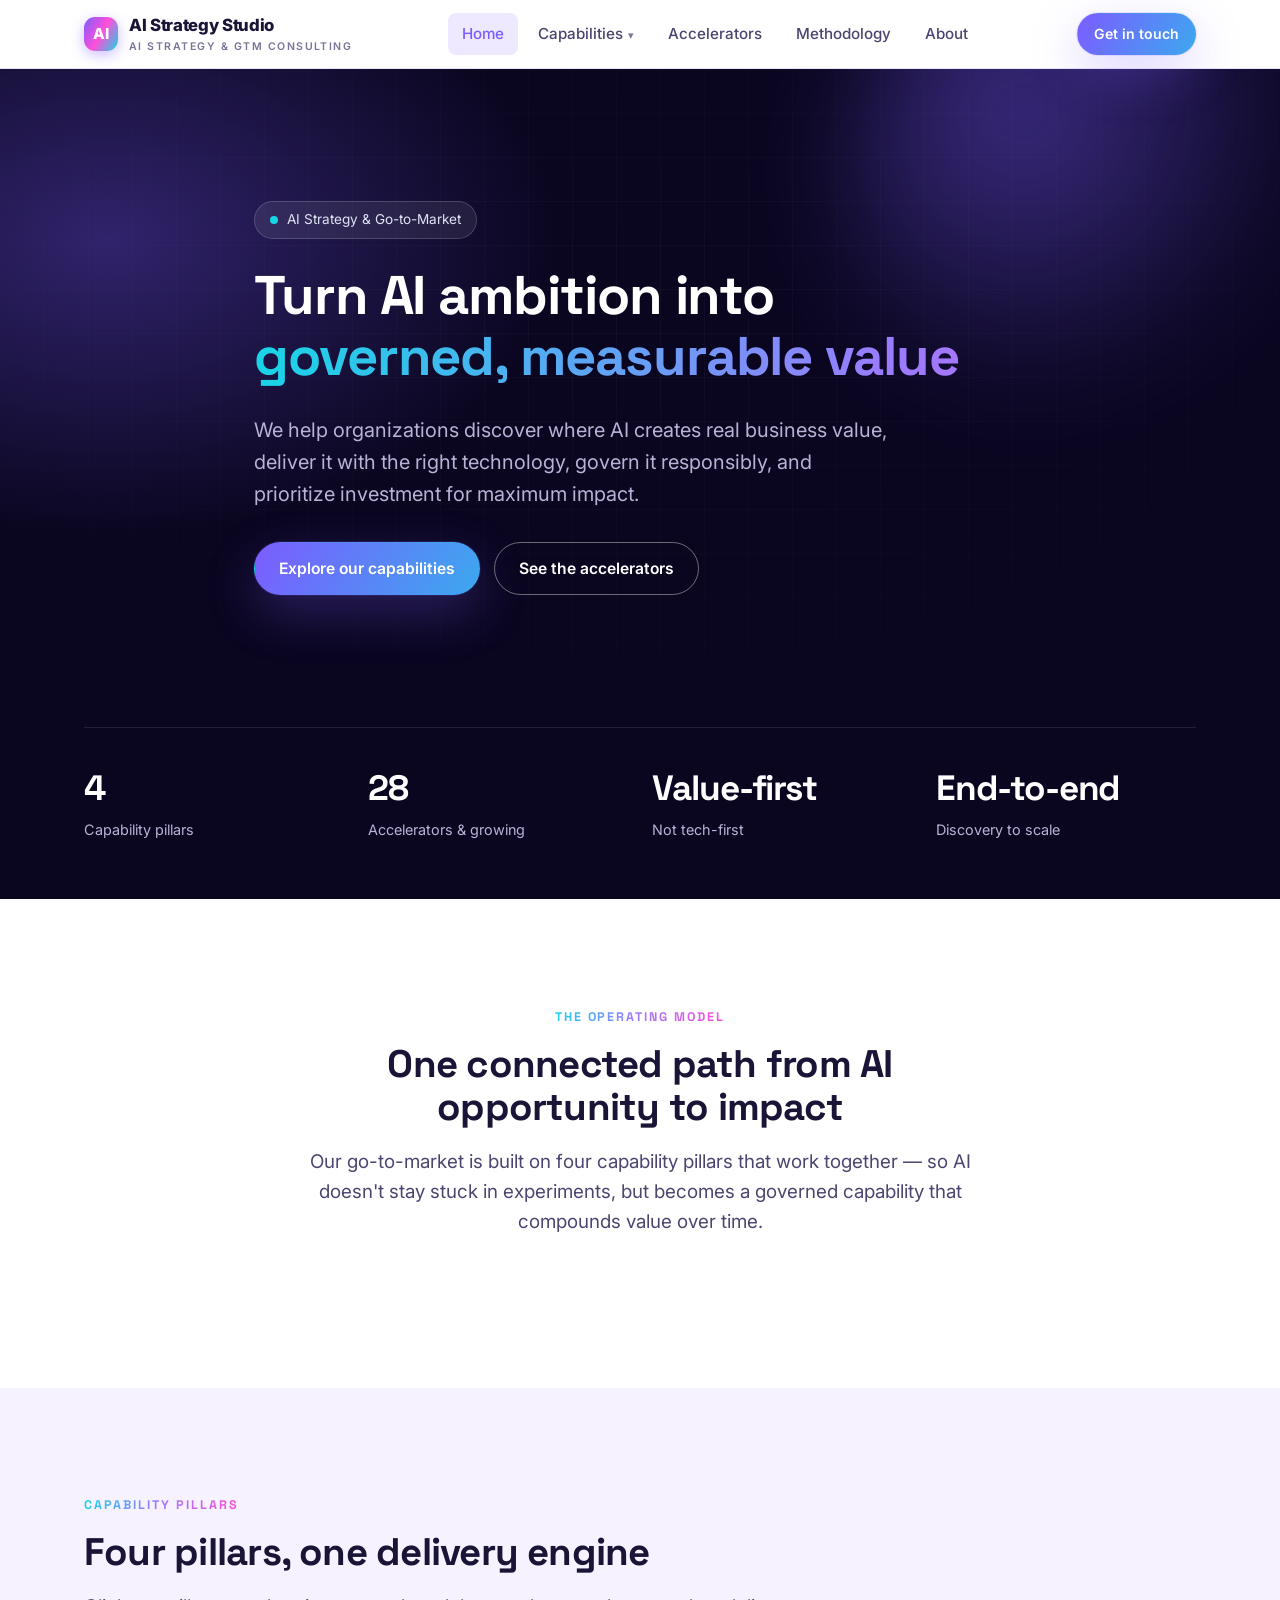
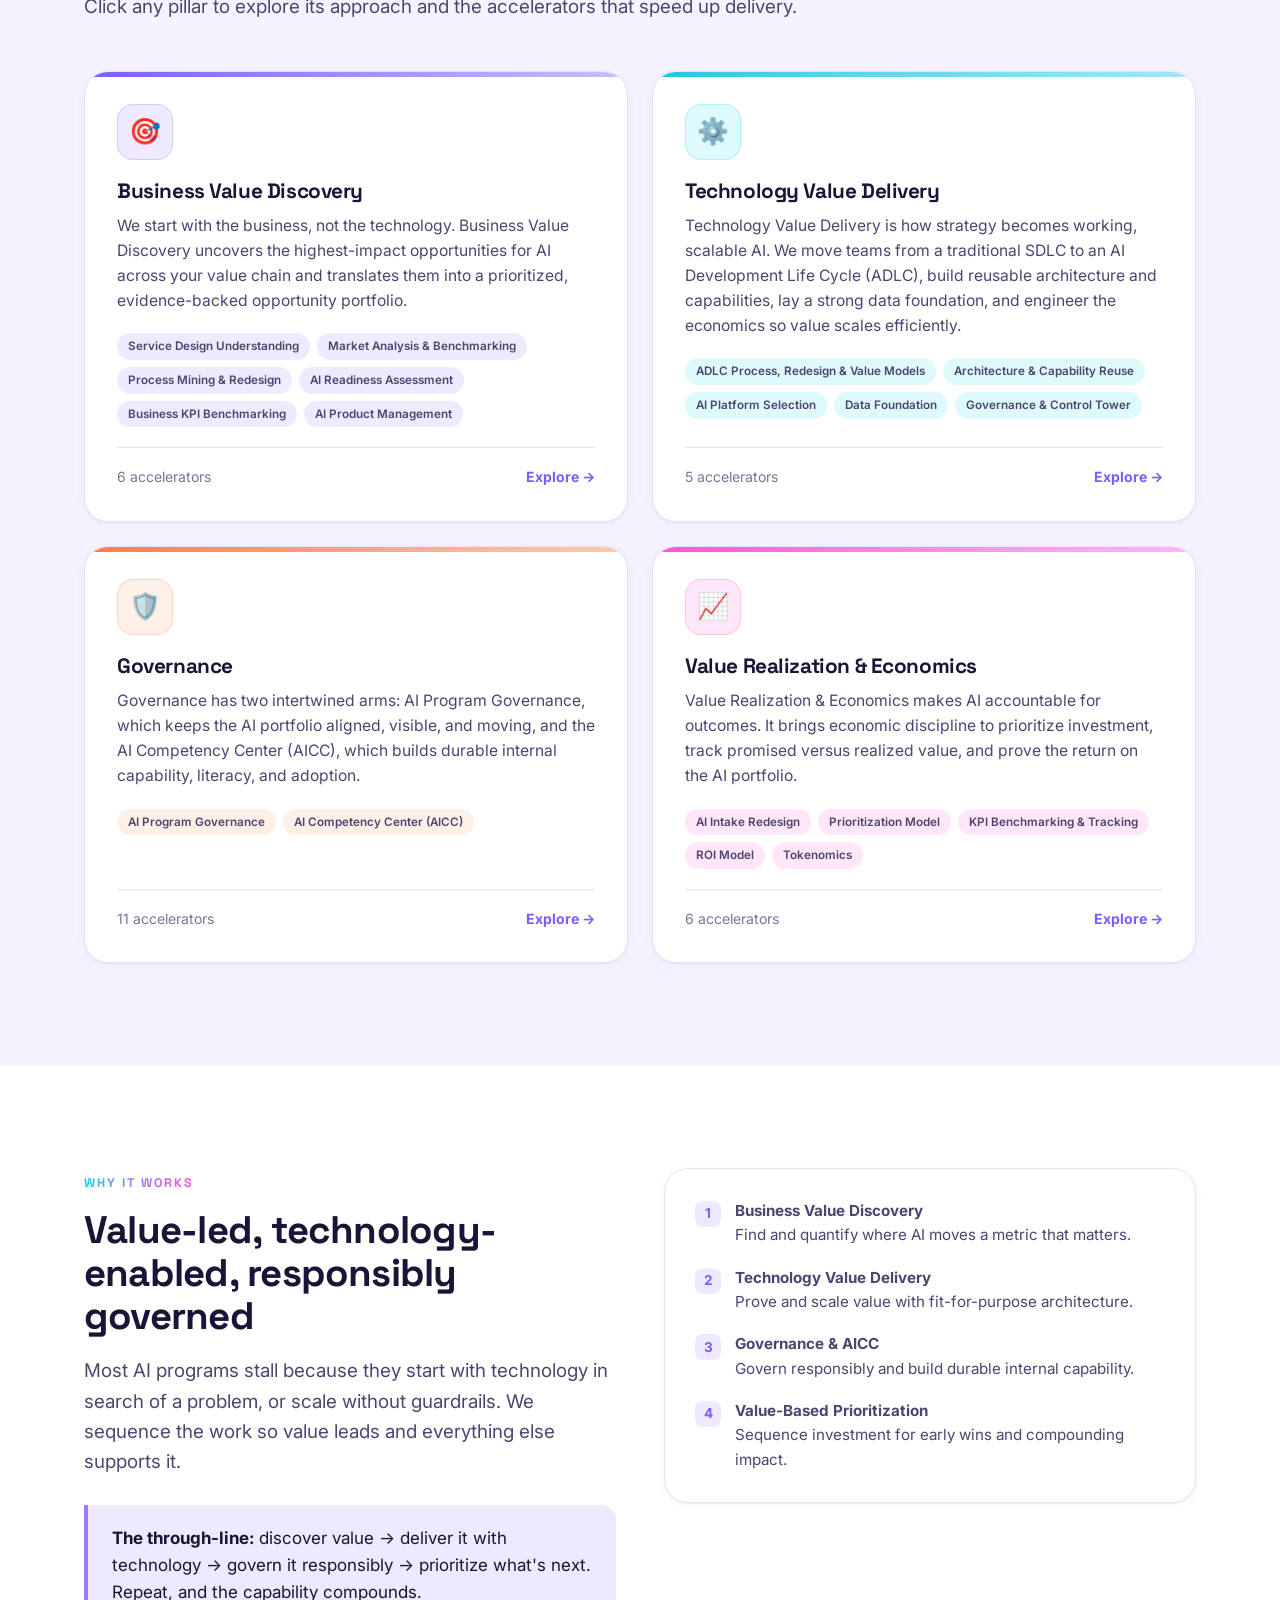
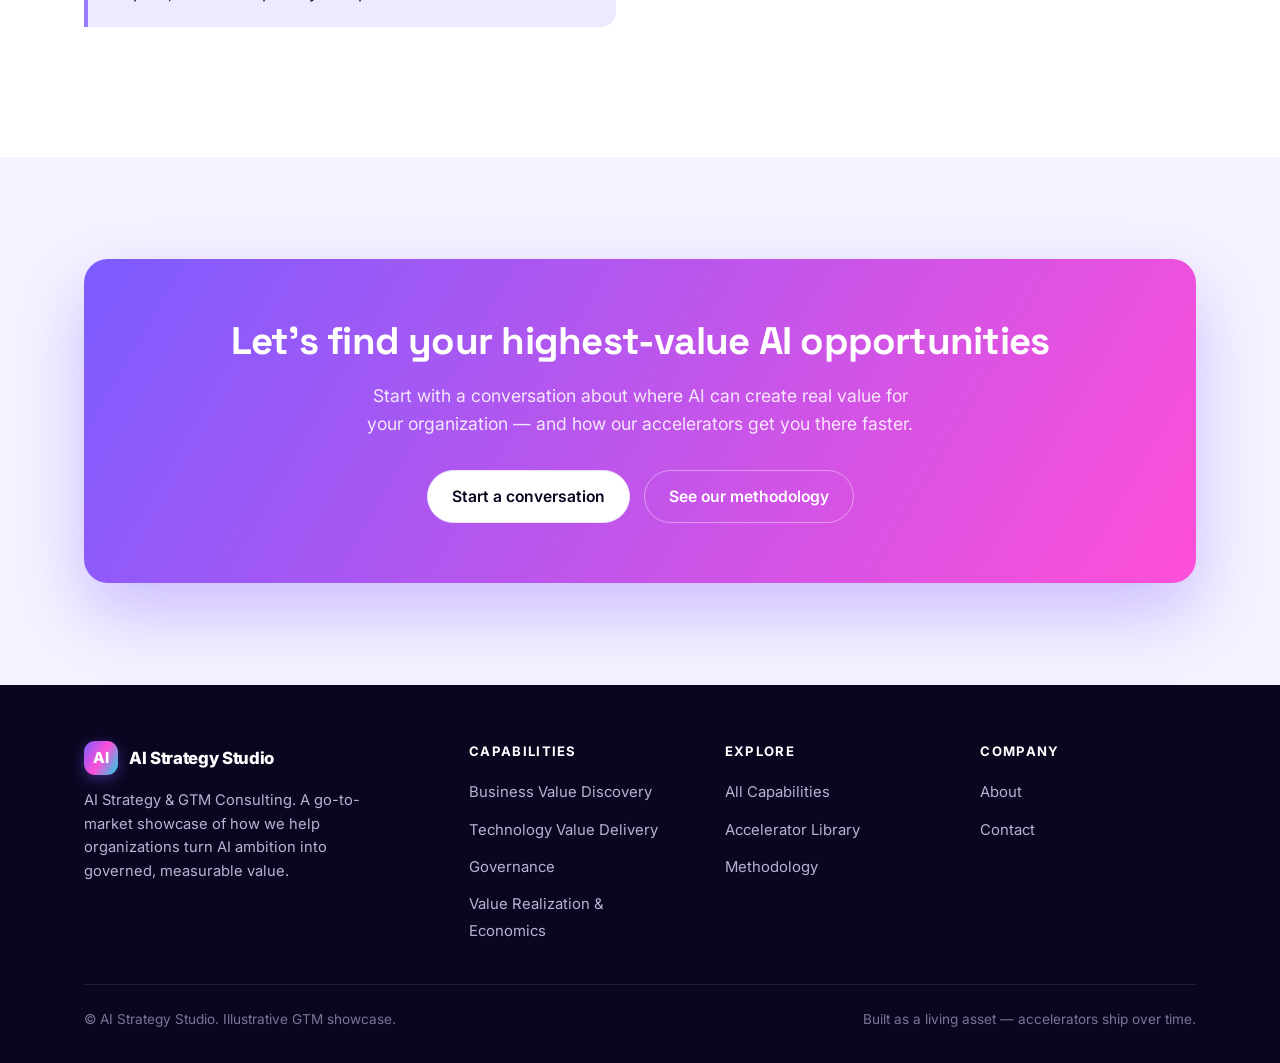
<file: index.html>
<!DOCTYPE html>
<html lang="en">
  <head>
    <meta charset="UTF-8" />
    <meta name="viewport" content="width=device-width, initial-scale=1.0" />
    <title>AI Strategy Studio — AI Strategy & GTM Consulting</title>
    <meta
      name="description"
      content="A go-to-market showcase for AI strategy consulting: business value discovery, technology value delivery, governance & AICC, and value-based prioritization."
    />
    <link
      rel="preconnect"
      href="https://fonts.googleapis.com"
    />
    <link rel="preconnect" href="https://fonts.gstatic.com" crossorigin />
    <link
      href="https://fonts.googleapis.com/css2?family=Inter:wght@400;500;600;700;800&family=Space+Grotesk:wght@500;600;700&display=swap"
      rel="stylesheet"
    />
    <link rel="stylesheet" href="css/styles.css" />
  </head>
  <body>
    <header class="site-header" data-site-header></header>

    <main>
      <!-- ============ HERO ============ -->
      <section class="hero">
        <div class="container hero-inner">
          <span class="hero-badge"><span class="dot"></span> AI Strategy &amp; Go-to-Market</span>
          <h1>
            Turn AI ambition into
            <span class="gradient-text">governed, measurable value</span>
          </h1>
          <p class="lead">
            We help organizations discover where AI creates real business value,
            deliver it with the right technology, govern it responsibly, and
            prioritize investment for maximum impact.
          </p>
          <div class="hero-actions">
            <a class="btn btn--primary" href="#pillars">Explore our capabilities</a>
            <a class="btn btn--ghost" href="accelerators.html">See the accelerators</a>
          </div>
        </div>
        <div class="container">
          <div class="hero-stats">
            <div class="stat"><strong>4</strong><span>Capability pillars</span></div>
            <div class="stat"><strong>28</strong><span>Accelerators &amp; growing</span></div>
            <div class="stat"><strong>Value-first</strong><span>Not tech-first</span></div>
            <div class="stat"><strong>End-to-end</strong><span>Discovery to scale</span></div>
          </div>
        </div>
      </section>

      <!-- ============ INTRO ============ -->
      <section class="section">
        <div class="container">
          <div class="section-head center reveal">
            <span class="eyebrow">The operating model</span>
            <h2>One connected path from AI opportunity to impact</h2>
            <p class="lead">
              Our go-to-market is built on four capability pillars that work
              together — so AI doesn't stay stuck in experiments, but becomes a
              governed capability that compounds value over time.
            </p>
          </div>
        </div>
      </section>

      <!-- ============ PILLARS ============ -->
      <section class="section section--alt" id="pillars">
        <div class="container">
          <div class="section-head reveal">
            <span class="eyebrow">Capability pillars</span>
            <h2>Four pillars, one delivery engine</h2>
            <p class="lead">
              Click any pillar to explore its approach and the accelerators that
              speed up delivery.
            </p>
          </div>
          <!-- Pillar cards are generated automatically from js/data.js -->
          <div class="pillar-grid" data-pillar-grid></div>
        </div>
      </section>

      <!-- ============ HOW IT FITS ============ -->
      <section class="section">
        <div class="container">
          <div class="grid-2">
            <div class="reveal">
              <span class="eyebrow">Why it works</span>
              <h2>Value-led, technology-enabled, responsibly governed</h2>
              <p class="lead">
                Most AI programs stall because they start with technology in
                search of a problem, or scale without guardrails. We sequence the
                work so value leads and everything else supports it.
              </p>
              <div class="callout">
                <p>
                  <strong>The through-line:</strong> discover value → deliver it
                  with technology → govern it responsibly → prioritize what's
                  next. Repeat, and the capability compounds.
                </p>
              </div>
            </div>
            <div class="panel reveal">
              <ul class="feature-list">
                <li>
                  <span class="check">1</span>
                  <span><strong>Business Value Discovery</strong><span
                      >Find and quantify where AI moves a metric that matters.</span
                    ></span
                  >
                </li>
                <li>
                  <span class="check">2</span>
                  <span><strong>Technology Value Delivery</strong><span
                      >Prove and scale value with fit-for-purpose architecture.</span
                    ></span
                  >
                </li>
                <li>
                  <span class="check">3</span>
                  <span><strong>Governance &amp; AICC</strong><span
                      >Govern responsibly and build durable internal capability.</span
                    ></span
                  >
                </li>
                <li>
                  <span class="check">4</span>
                  <span><strong>Value-Based Prioritization</strong><span
                      >Sequence investment for early wins and compounding impact.</span
                    ></span
                  >
                </li>
              </ul>
            </div>
          </div>
        </div>
      </section>

      <!-- ============ CTA ============ -->
      <section class="section section--alt">
        <div class="container">
          <div class="cta-band reveal">
            <h2>Let's find your highest-value AI opportunities</h2>
            <p>
              Start with a conversation about where AI can create real value for
              your organization — and how our accelerators get you there faster.
            </p>
            <div class="hero-actions">
              <a class="btn btn--light" href="contact.html">Start a conversation</a>
              <a class="btn btn--ghost" href="methodology.html">See our methodology</a>
            </div>
          </div>
        </div>
      </section>
    </main>

    <footer class="site-footer" data-site-footer></footer>

    <script src="js/data.js"></script>
    <script src="js/site.js"></script>
  </body>
</html>
</file>
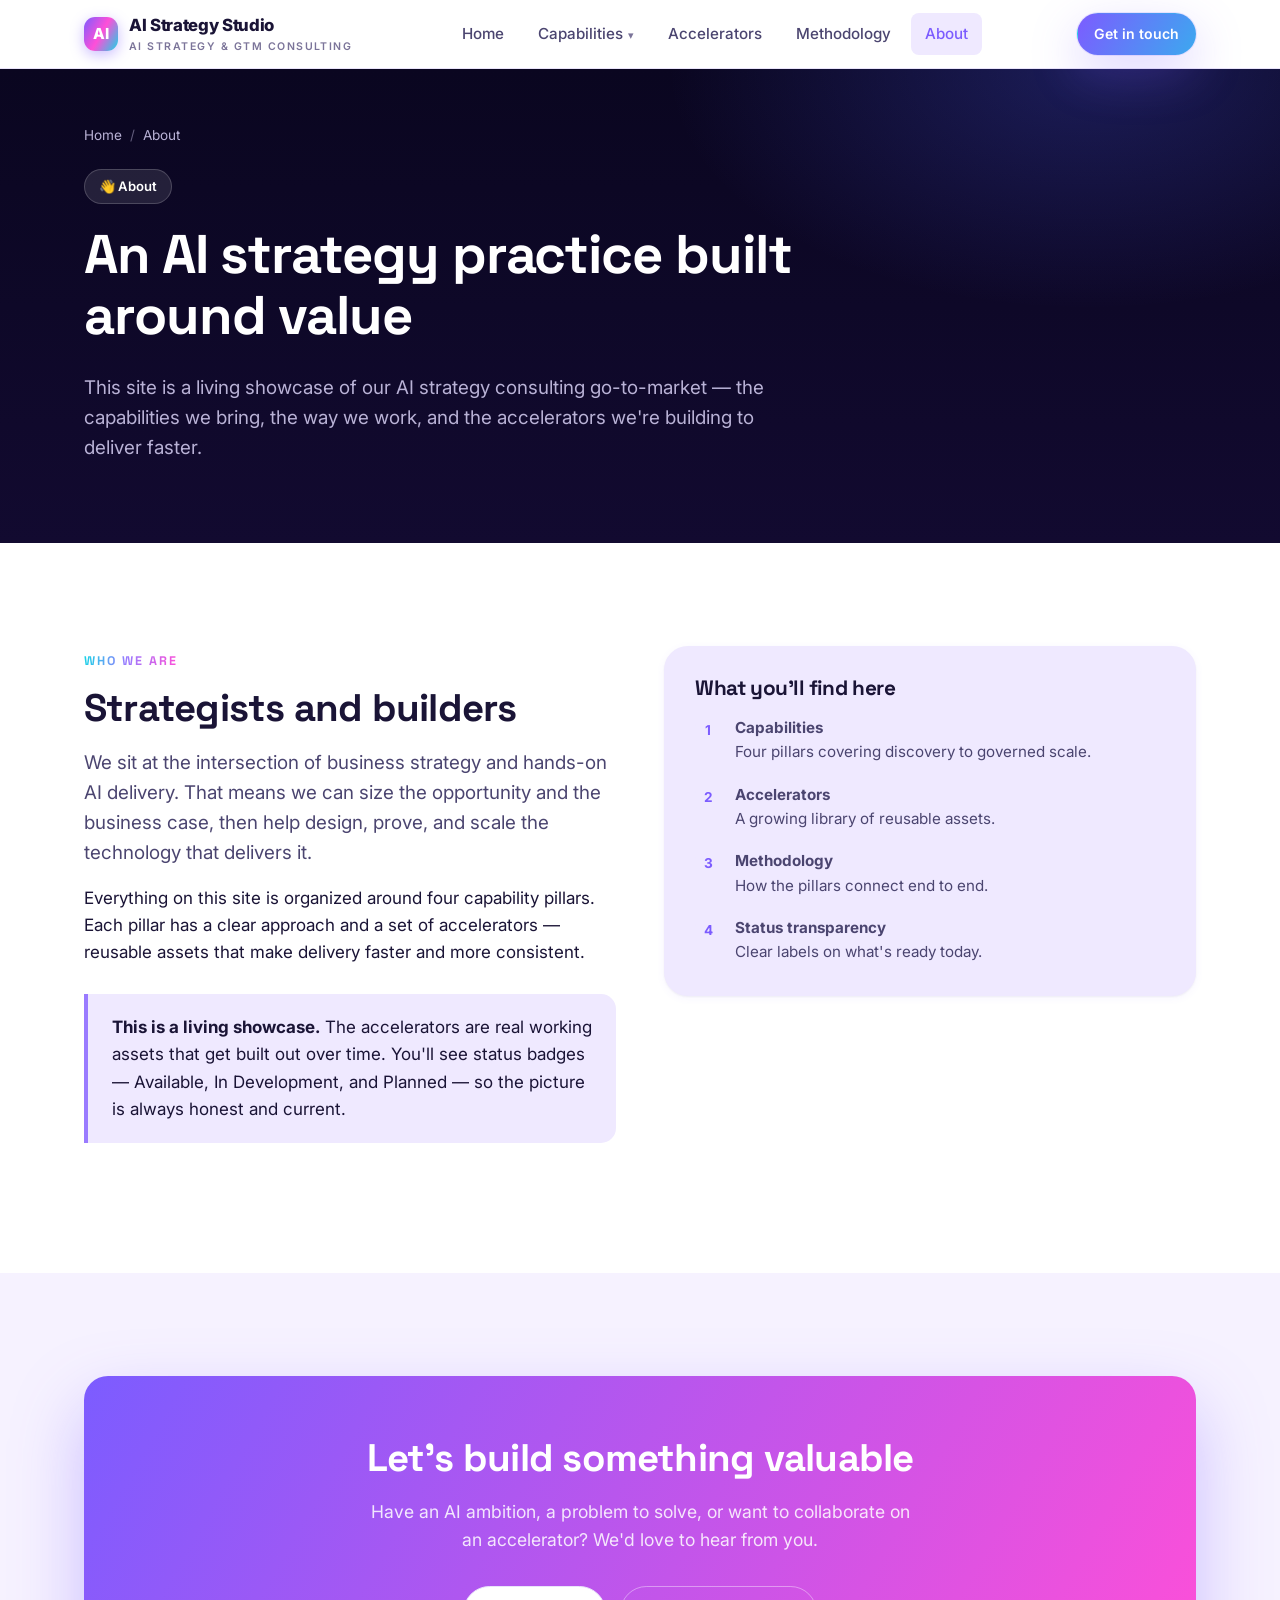
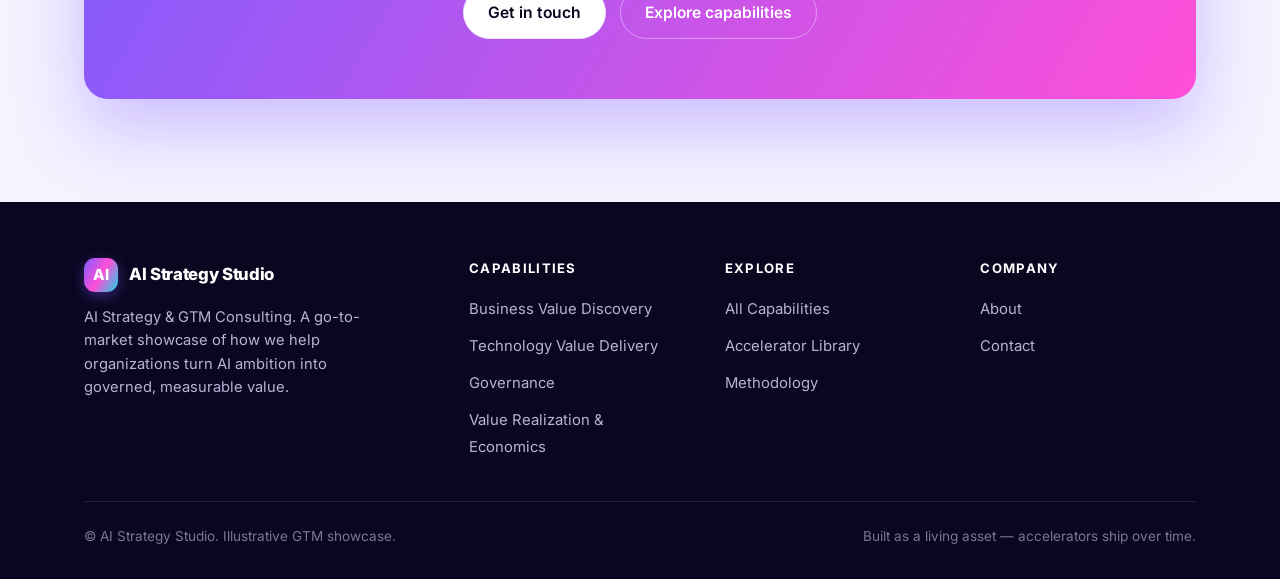
<file: about.html>
<!DOCTYPE html>
<html lang="en">
  <head>
    <meta charset="UTF-8" />
    <meta name="viewport" content="width=device-width, initial-scale=1.0" />
    <title>About — AI Strategy Studio</title>
    <meta name="description" content="About our AI strategy consulting practice and this go-to-market showcase." />
    <link rel="preconnect" href="https://fonts.googleapis.com" />
    <link rel="preconnect" href="https://fonts.gstatic.com" crossorigin />
    <link href="https://fonts.googleapis.com/css2?family=Inter:wght@400;500;600;700;800&family=Space+Grotesk:wght@500;600;700&display=swap" rel="stylesheet" />
    <link rel="stylesheet" href="css/styles.css" />
  </head>
  <body>
    <header class="site-header" data-site-header></header>
    <main>
      <header class="page-hero">
        <div class="container">
          <nav class="breadcrumbs">
            <a href="index.html">Home</a><span class="sep">/</span><span>About</span>
          </nav>
          <span class="pill-tag">👋 About</span>
          <h1>An AI strategy practice built around value</h1>
          <p class="lead">
            This site is a living showcase of our AI strategy consulting
            go-to-market — the capabilities we bring, the way we work, and the
            accelerators we're building to deliver faster.
          </p>
        </div>
      </header>

      <section class="section">
        <div class="container">
          <div class="grid-2">
            <div class="reveal">
              <span class="eyebrow">Who we are</span>
              <h2>Strategists and builders</h2>
              <p class="lead">
                We sit at the intersection of business strategy and hands-on AI
                delivery. That means we can size the opportunity and the business
                case, then help design, prove, and scale the technology that
                delivers it.
              </p>
              <p>
                Everything on this site is organized around four capability
                pillars. Each pillar has a clear approach and a set of
                accelerators — reusable assets that make delivery faster and more
                consistent.
              </p>
              <div class="callout">
                <p>
                  <strong>This is a living showcase.</strong> The accelerators are
                  real working assets that get built out over time. You'll see
                  status badges — Available, In Development, and Planned — so the
                  picture is always honest and current.
                </p>
              </div>
            </div>
            <div class="panel panel--tint reveal">
              <h3 style="margin-bottom:16px">What you'll find here</h3>
              <ul class="feature-list">
                <li><span class="check">1</span><span><strong>Capabilities</strong><span>Four pillars covering discovery to governed scale.</span></span></li>
                <li><span class="check">2</span><span><strong>Accelerators</strong><span>A growing library of reusable assets.</span></span></li>
                <li><span class="check">3</span><span><strong>Methodology</strong><span>How the pillars connect end to end.</span></span></li>
                <li><span class="check">4</span><span><strong>Status transparency</strong><span>Clear labels on what's ready today.</span></span></li>
              </ul>
            </div>
          </div>
        </div>
      </section>

      <section class="section section--alt">
        <div class="container">
          <div class="cta-band reveal">
            <h2>Let's build something valuable</h2>
            <p>Have an AI ambition, a problem to solve, or want to collaborate on an accelerator? We'd love to hear from you.</p>
            <div class="hero-actions">
              <a class="btn btn--light" href="contact.html">Get in touch</a>
              <a class="btn btn--ghost" href="capabilities.html">Explore capabilities</a>
            </div>
          </div>
        </div>
      </section>
    </main>
    <footer class="site-footer" data-site-footer></footer>
    <script src="js/data.js"></script>
    <script src="js/site.js"></script>
  </body>
</html>
</file>
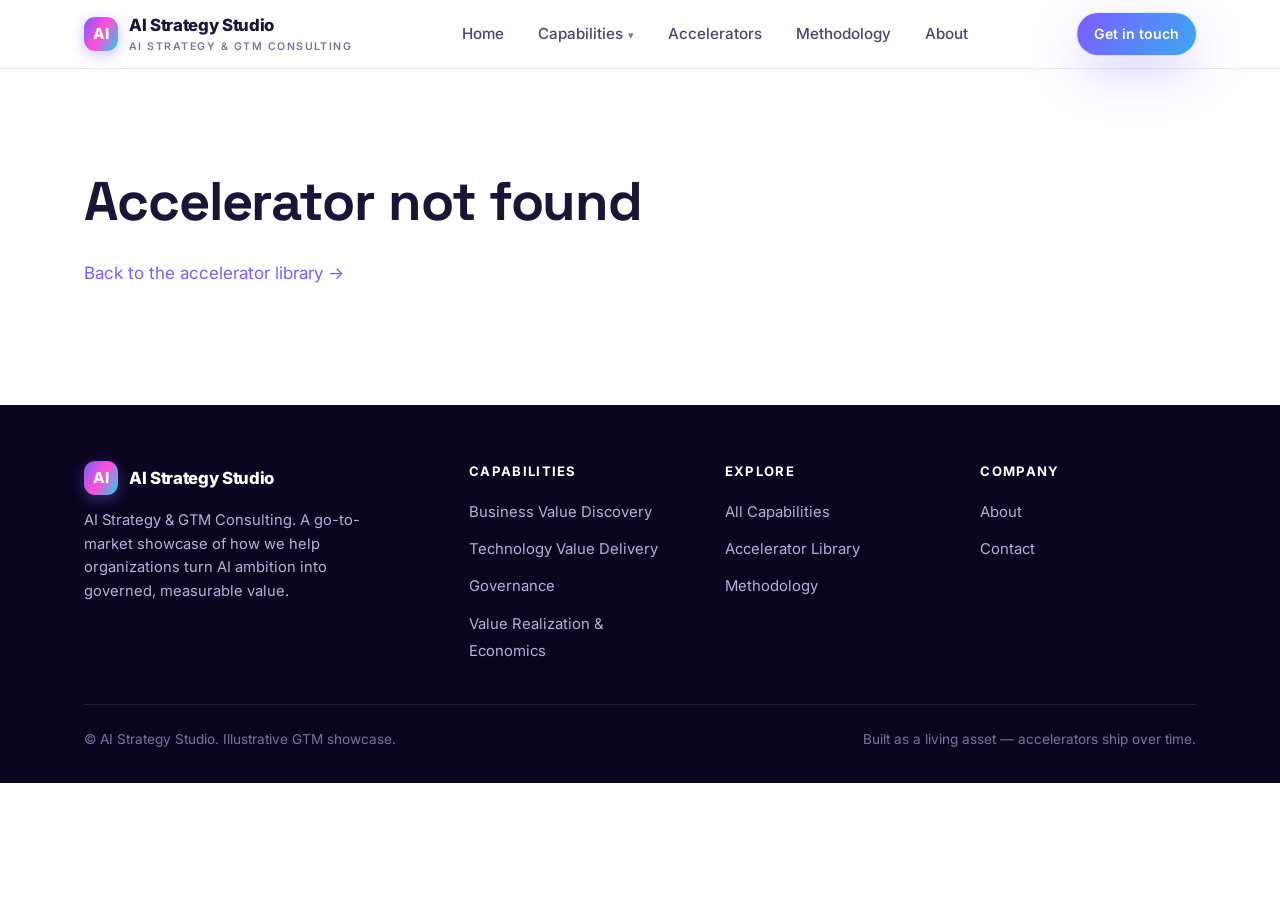
<file: accelerator.html>
<!DOCTYPE html>
<html lang="en">
  <head>
    <meta charset="UTF-8" />
    <meta name="viewport" content="width=device-width, initial-scale=1.0" />
    <title>Accelerator — AI Strategy Studio</title>
    <meta name="description" content="An AI strategy consulting accelerator: a reusable asset that speeds up delivery." />
    <link rel="preconnect" href="https://fonts.googleapis.com" />
    <link rel="preconnect" href="https://fonts.gstatic.com" crossorigin />
    <link href="https://fonts.googleapis.com/css2?family=Inter:wght@400;500;600;700;800&family=Space+Grotesk:wght@500;600;700&display=swap" rel="stylesheet" />
    <link rel="stylesheet" href="css/styles.css" />
  </head>
  <body>
    <header class="site-header" data-site-header></header>
    <!-- This whole page is generated from js/data.js based on the ?slug= in the URL -->
    <main data-accel-page></main>
    <footer class="site-footer" data-site-footer></footer>
    <script src="js/data.js"></script>
    <script src="js/site.js"></script>
  </body>
</html>
</file>
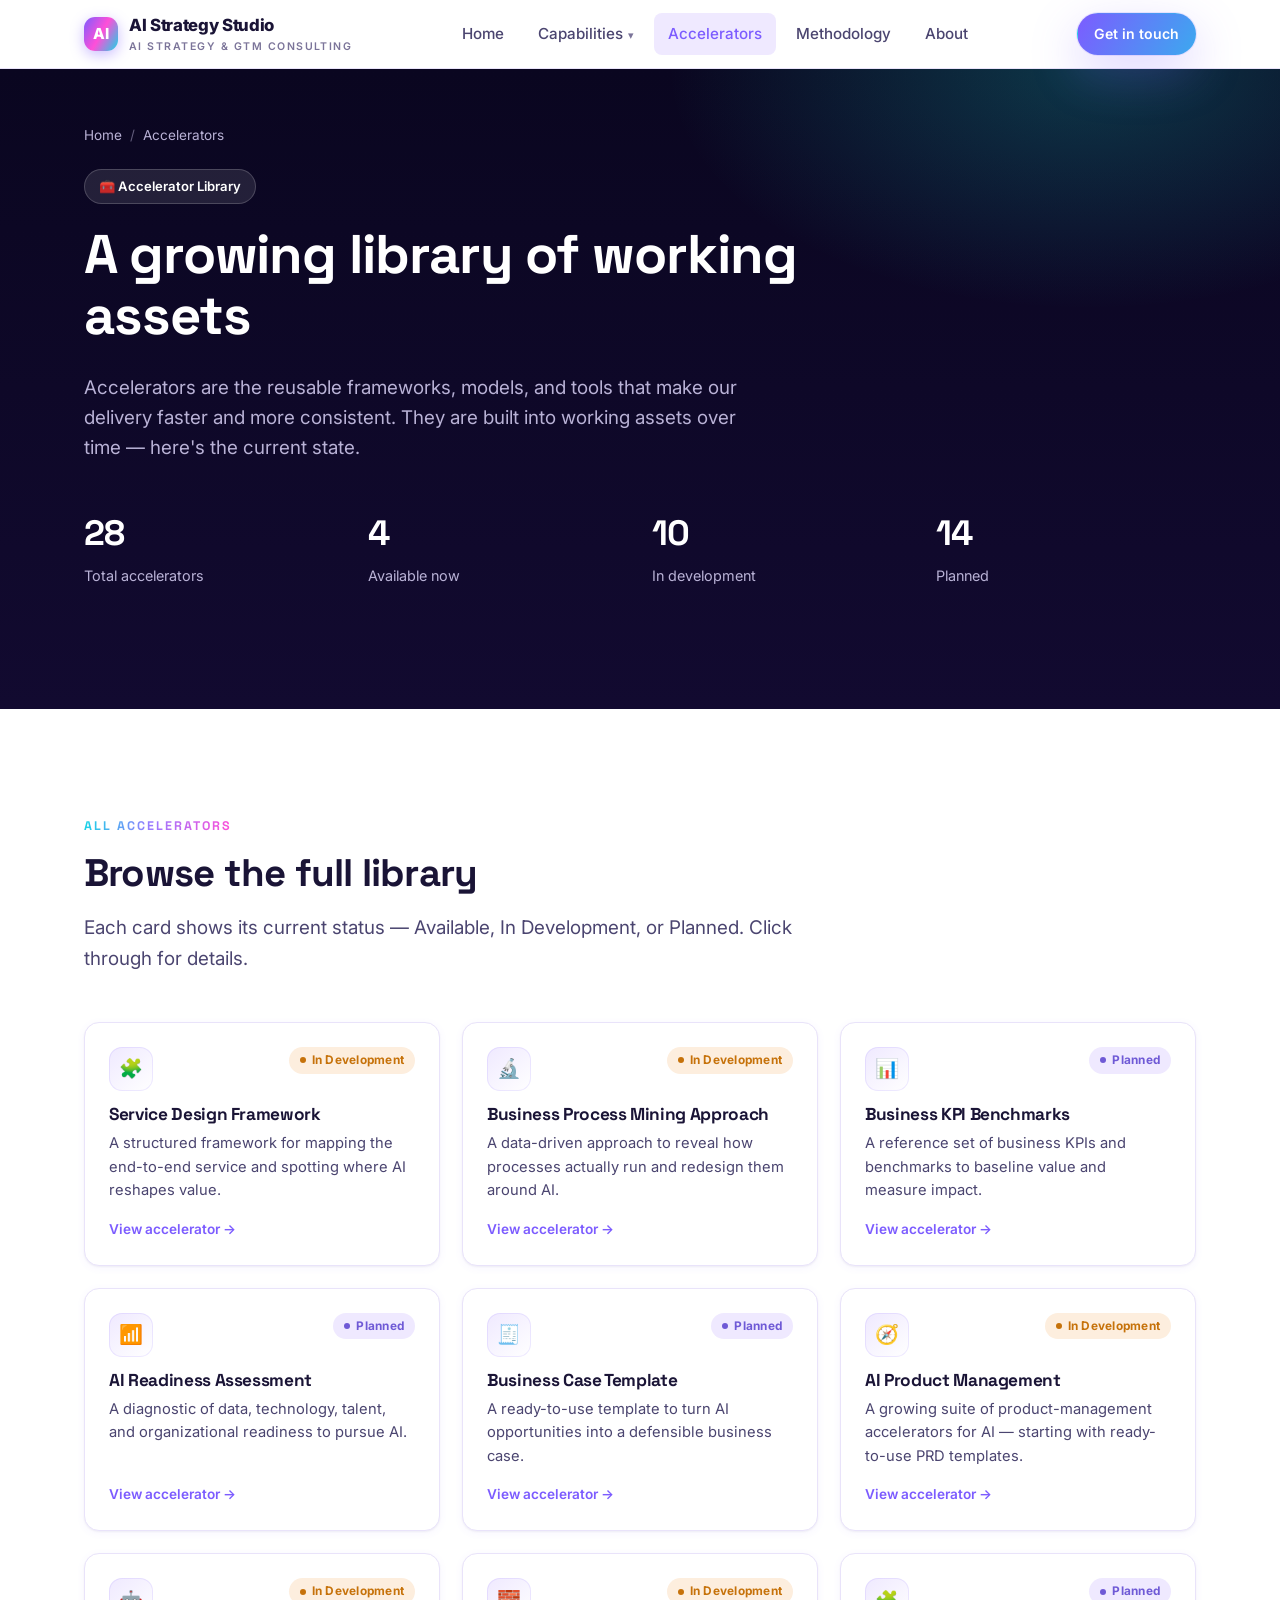
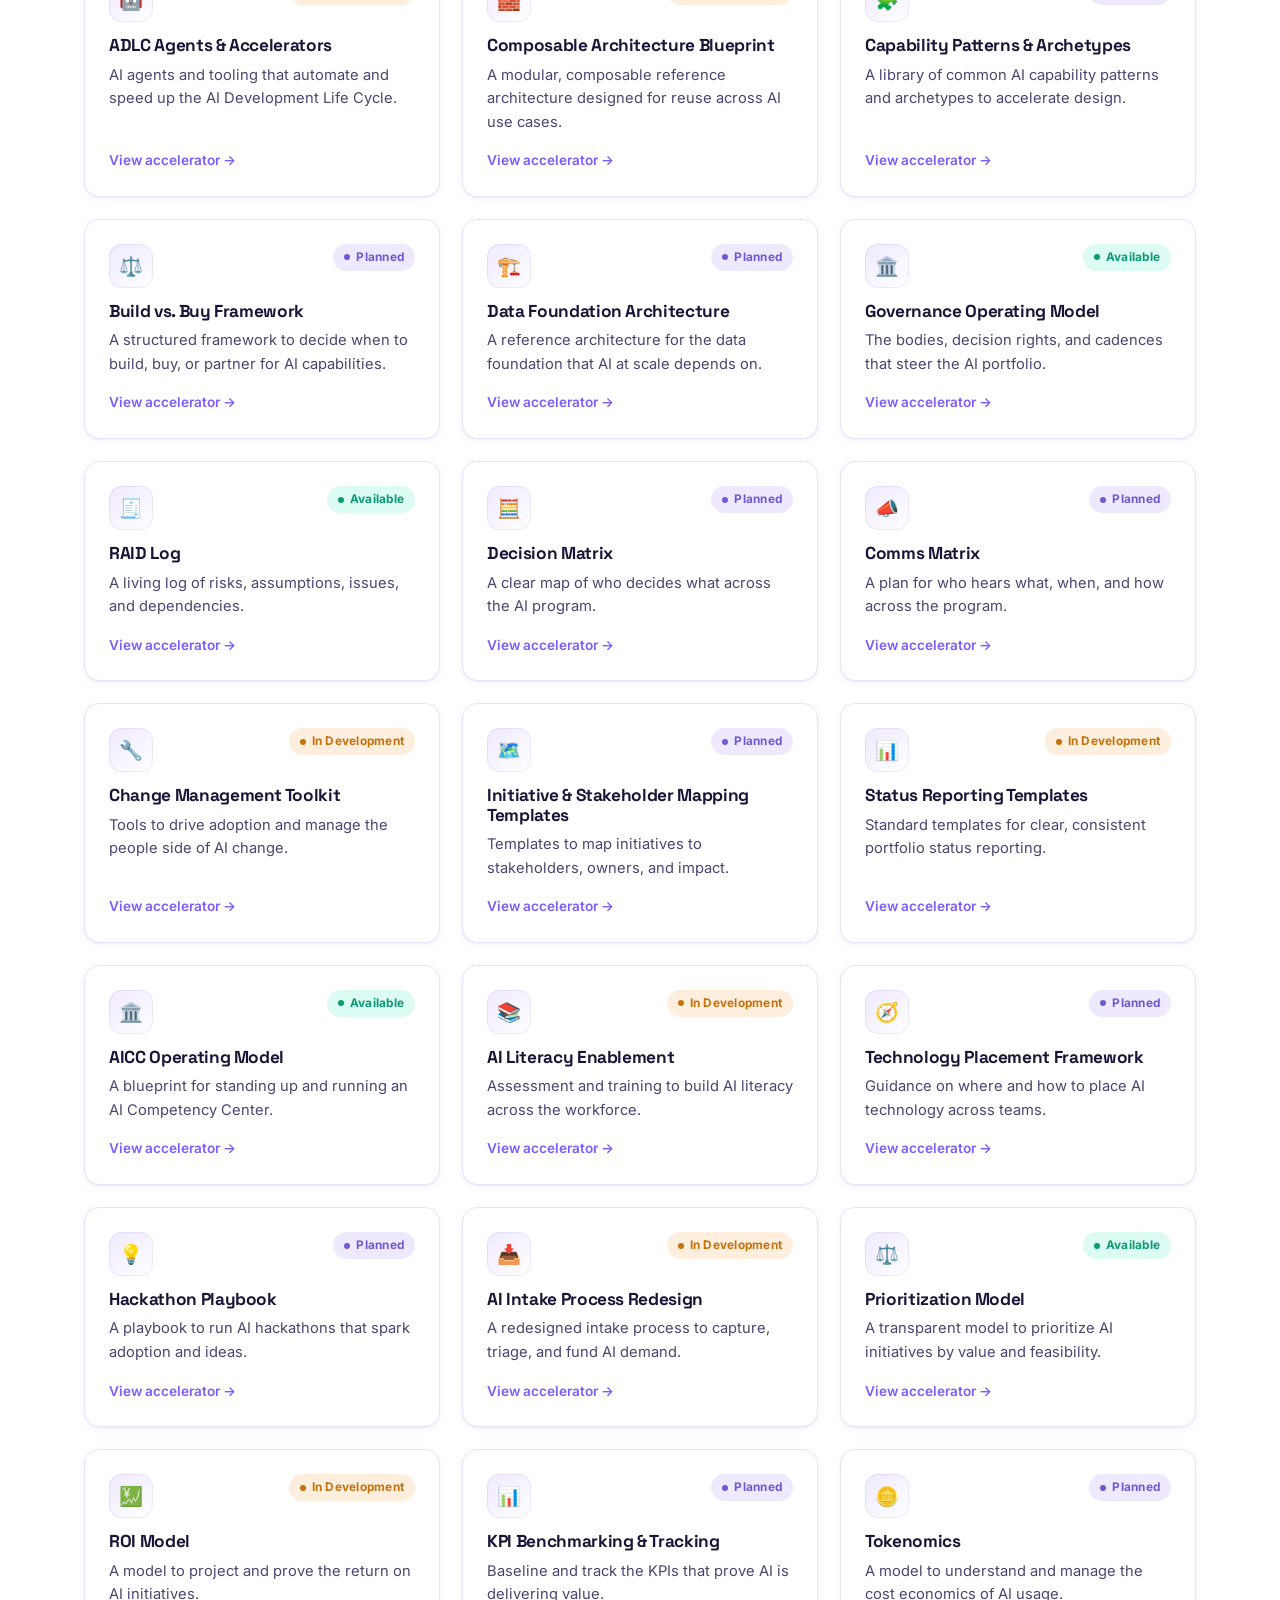
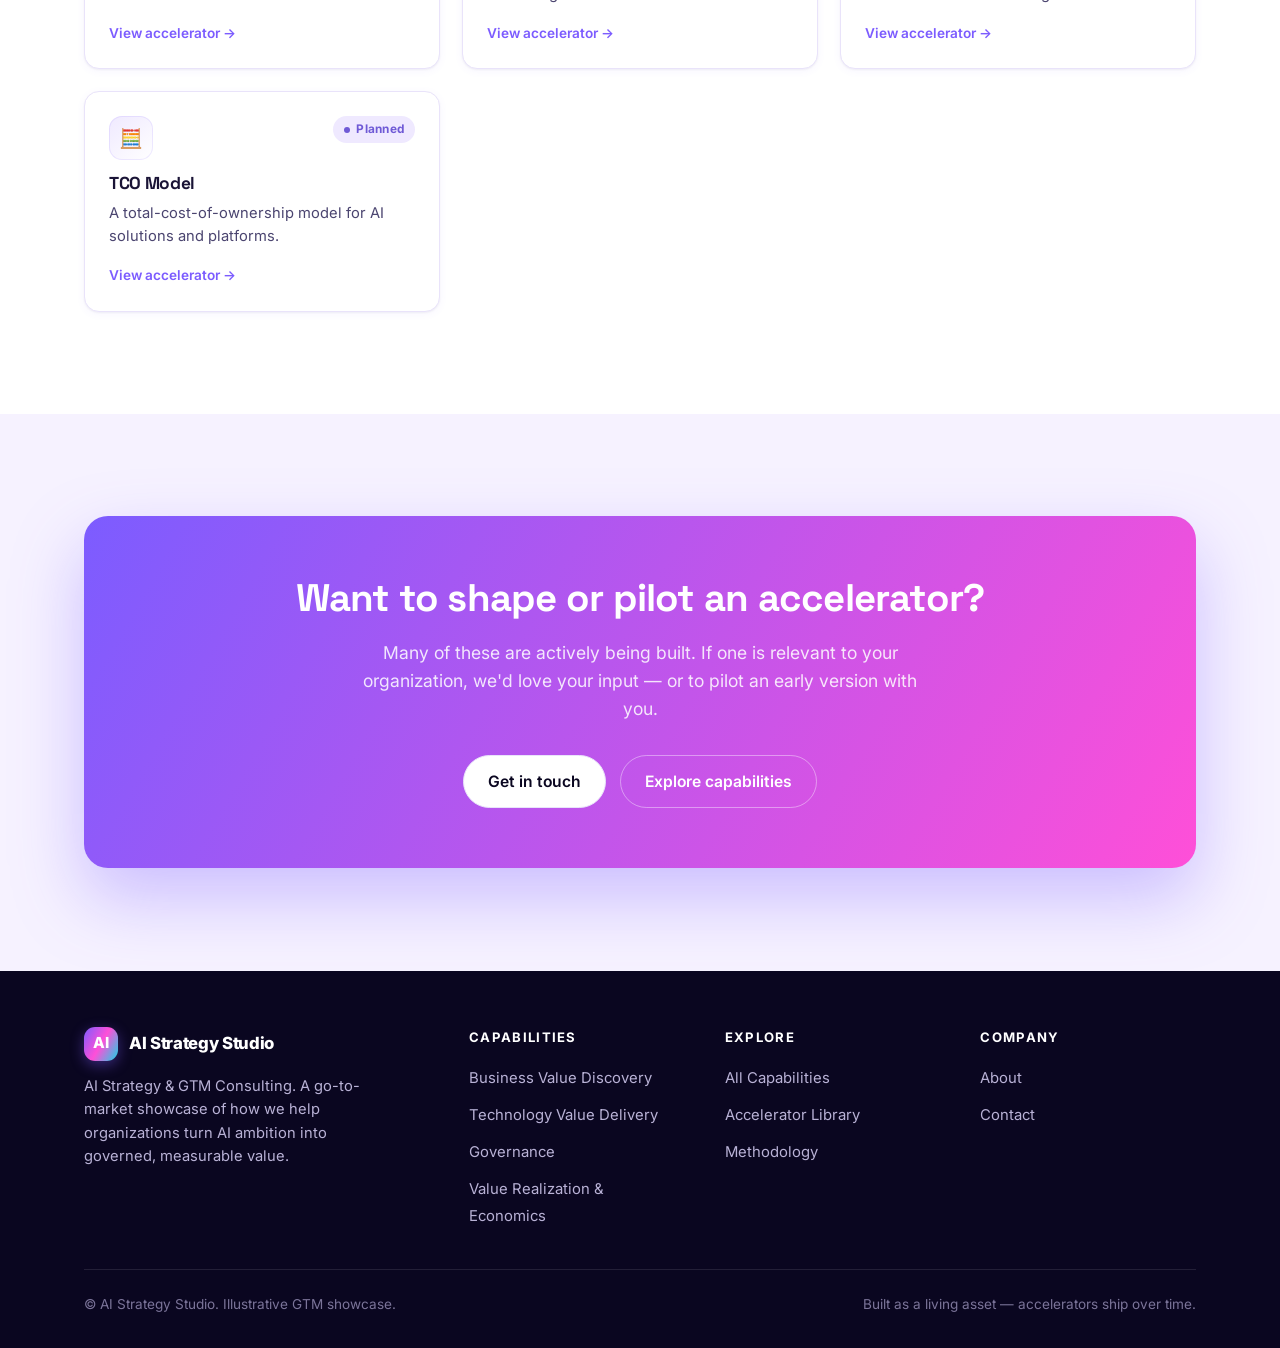
<file: accelerators.html>
<!DOCTYPE html>
<html lang="en">
  <head>
    <meta charset="UTF-8" />
    <meta name="viewport" content="width=device-width, initial-scale=1.0" />
    <title>Accelerator Library — AI Strategy Studio</title>
    <meta name="description" content="A growing library of reusable AI strategy accelerators — working assets that speed up delivery." />
    <link rel="preconnect" href="https://fonts.googleapis.com" />
    <link rel="preconnect" href="https://fonts.gstatic.com" crossorigin />
    <link href="https://fonts.googleapis.com/css2?family=Inter:wght@400;500;600;700;800&family=Space+Grotesk:wght@500;600;700&display=swap" rel="stylesheet" />
    <link rel="stylesheet" href="css/styles.css" />
  </head>
  <body>
    <header class="site-header" data-site-header></header>
    <main>
      <header class="page-hero" style="--pillar-glow: rgba(23,201,193,0.25)">
        <div class="container">
          <nav class="breadcrumbs">
            <a href="index.html">Home</a><span class="sep">/</span><span>Accelerators</span>
          </nav>
          <span class="pill-tag">🧰 Accelerator Library</span>
          <h1>A growing library of working assets</h1>
          <p class="lead">
            Accelerators are the reusable frameworks, models, and tools that make
            our delivery faster and more consistent. They are built into working
            assets over time — here's the current state.
          </p>
          <div class="hero-stats" data-accel-counts style="border-top:none;padding-top:26px"></div>
        </div>
      </header>

      <section class="section">
        <div class="container">
          <div class="section-head reveal">
            <span class="eyebrow">All accelerators</span>
            <h2>Browse the full library</h2>
            <p class="lead">
              Each card shows its current status — Available, In Development, or
              Planned. Click through for details.
            </p>
          </div>
          <div data-accel-library></div>
        </div>
      </section>

      <section class="section section--alt">
        <div class="container">
          <div class="cta-band reveal">
            <h2>Want to shape or pilot an accelerator?</h2>
            <p>
              Many of these are actively being built. If one is relevant to your
              organization, we'd love your input — or to pilot an early version
              with you.
            </p>
            <div class="hero-actions">
              <a class="btn btn--light" href="contact.html">Get in touch</a>
              <a class="btn btn--ghost" href="capabilities.html">Explore capabilities</a>
            </div>
          </div>
        </div>
      </section>
    </main>
    <footer class="site-footer" data-site-footer></footer>
    <script src="js/data.js"></script>
    <script src="js/site.js"></script>
  </body>
</html>
</file>
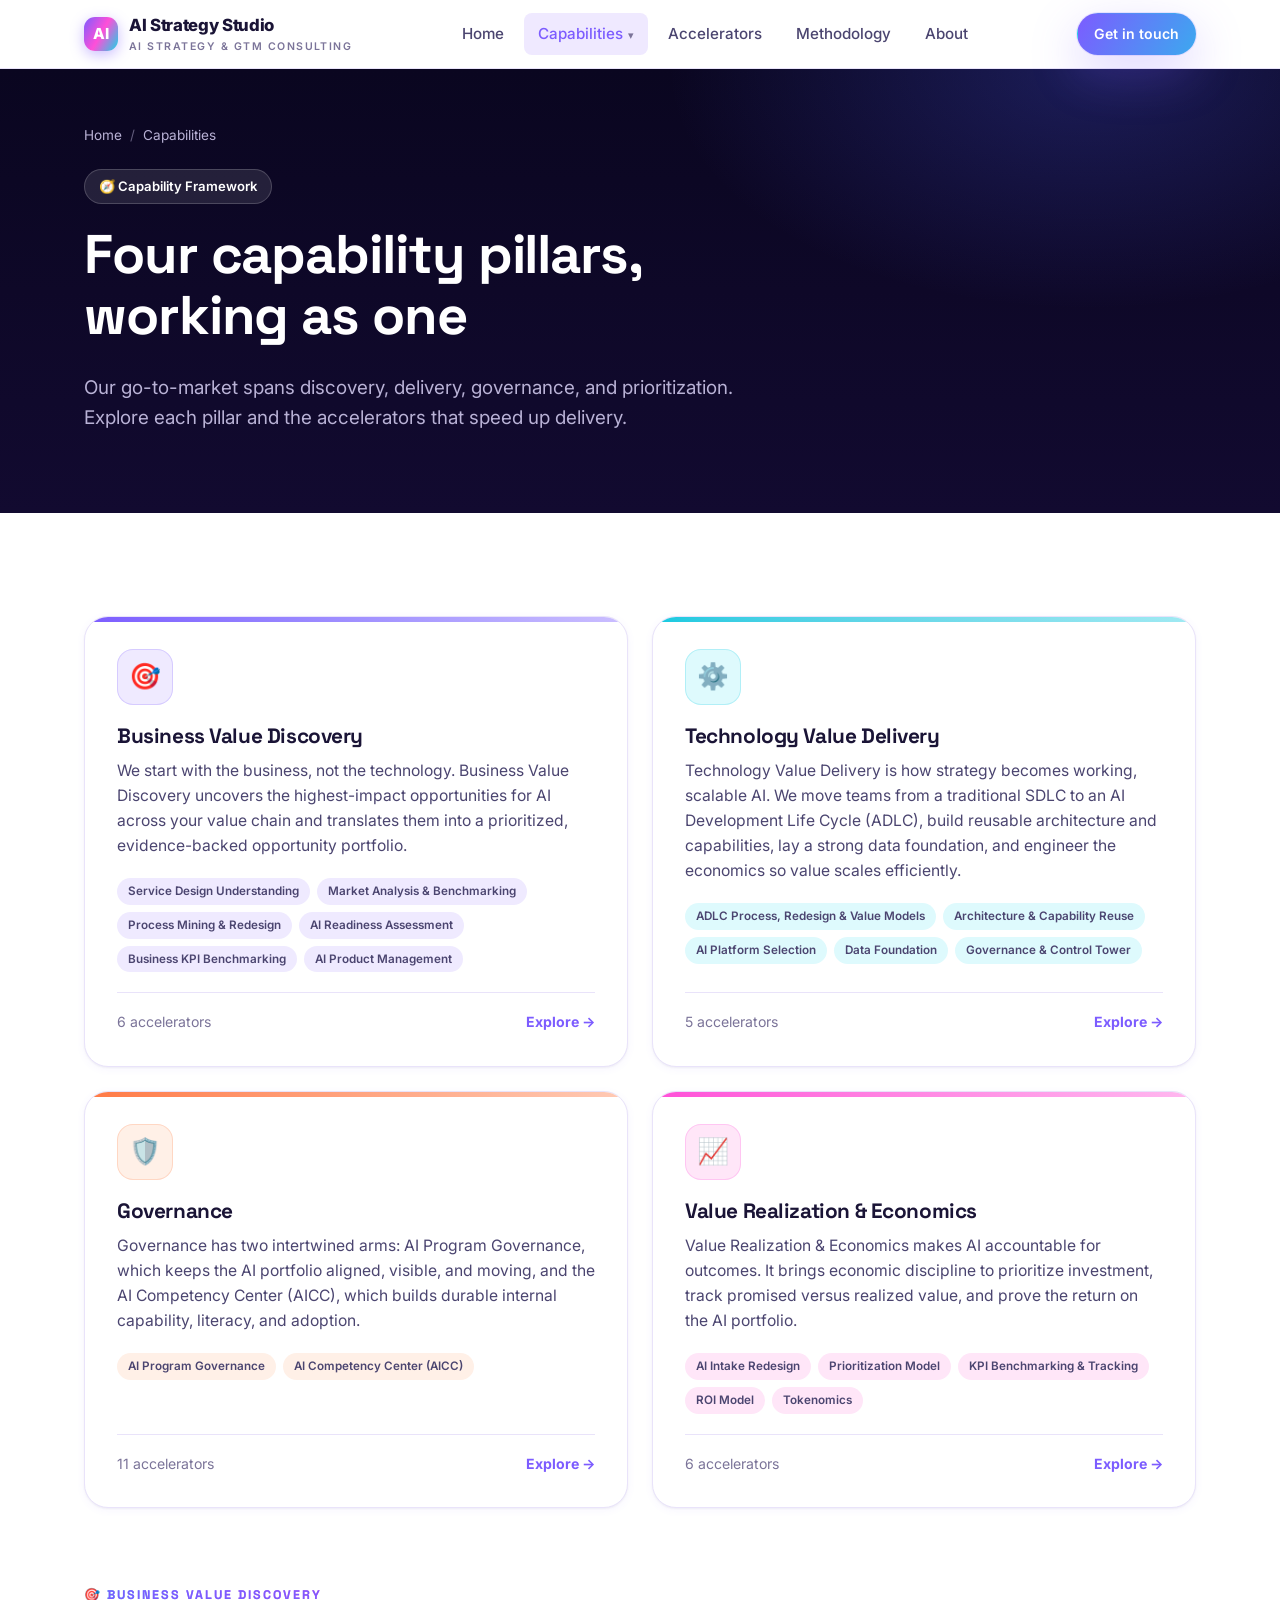
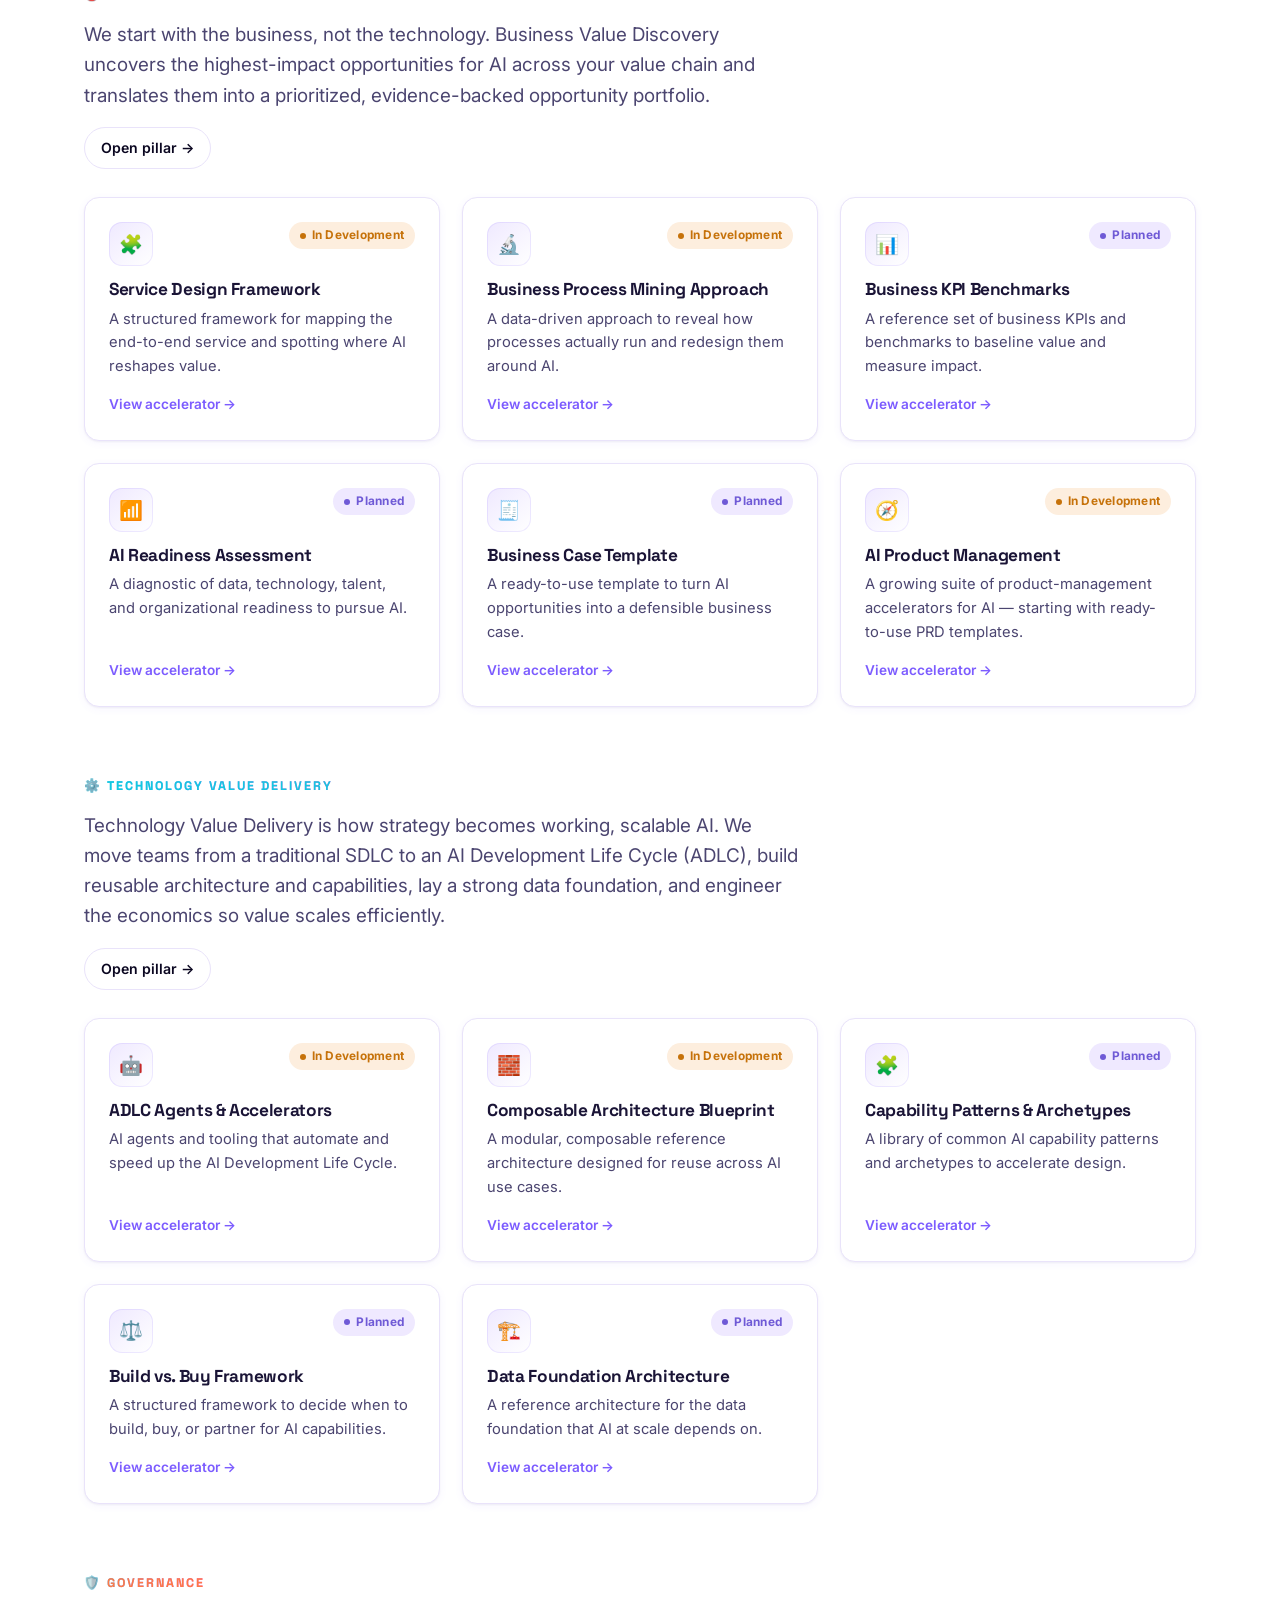
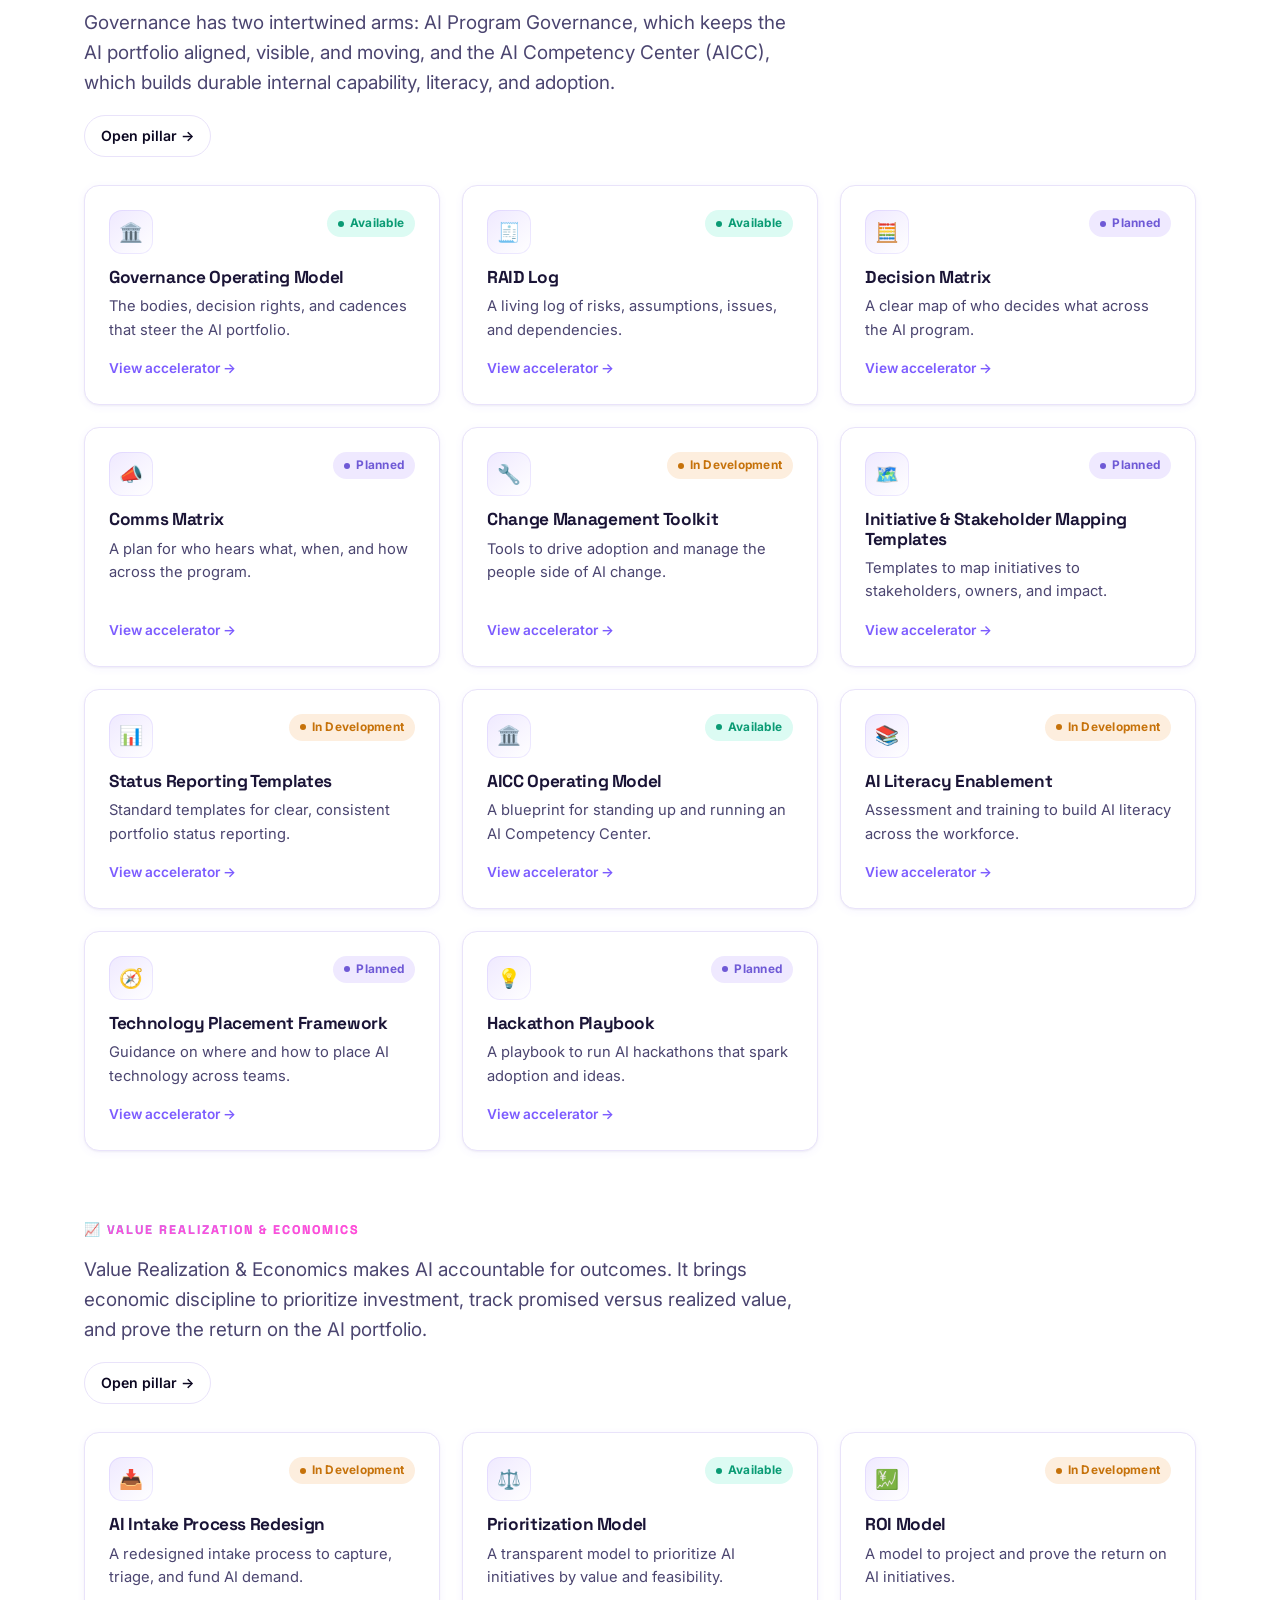
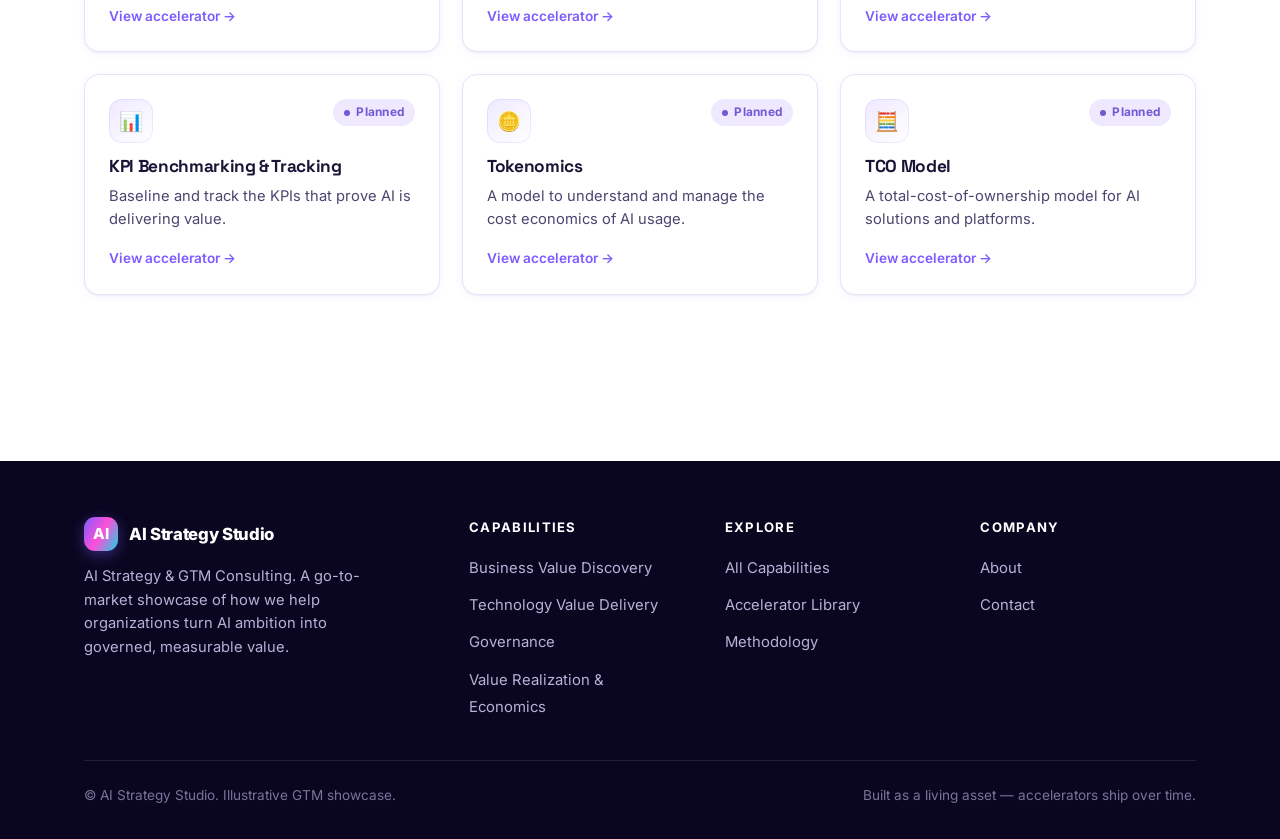
<file: capabilities.html>
<!DOCTYPE html>
<html lang="en">
  <head>
    <meta charset="UTF-8" />
    <meta name="viewport" content="width=device-width, initial-scale=1.0" />
    <title>Capabilities — AI Strategy Studio</title>
    <meta name="description" content="The four capability pillars of our AI strategy consulting go-to-market and their accelerators." />
    <link rel="preconnect" href="https://fonts.googleapis.com" />
    <link rel="preconnect" href="https://fonts.gstatic.com" crossorigin />
    <link href="https://fonts.googleapis.com/css2?family=Inter:wght@400;500;600;700;800&family=Space+Grotesk:wght@500;600;700&display=swap" rel="stylesheet" />
    <link rel="stylesheet" href="css/styles.css" />
  </head>
  <body>
    <header class="site-header" data-site-header></header>
    <main>
      <header class="page-hero">
        <div class="container">
          <nav class="breadcrumbs">
            <a href="index.html">Home</a><span class="sep">/</span><span>Capabilities</span>
          </nav>
          <span class="pill-tag">🧭 Capability Framework</span>
          <h1>Four capability pillars, working as one</h1>
          <p class="lead">
            Our go-to-market spans discovery, delivery, governance, and
            prioritization. Explore each pillar and the accelerators that speed
            up delivery.
          </p>
        </div>
      </header>

      <section class="section">
        <div class="container">
          <!-- Pillar cards -->
          <div class="pillar-grid" data-pillar-grid style="margin-bottom:72px"></div>
          <!-- Per-pillar accelerators -->
          <div data-capabilities></div>
        </div>
      </section>
    </main>
    <footer class="site-footer" data-site-footer></footer>
    <script src="js/data.js"></script>
    <script src="js/site.js"></script>
  </body>
</html>
</file>
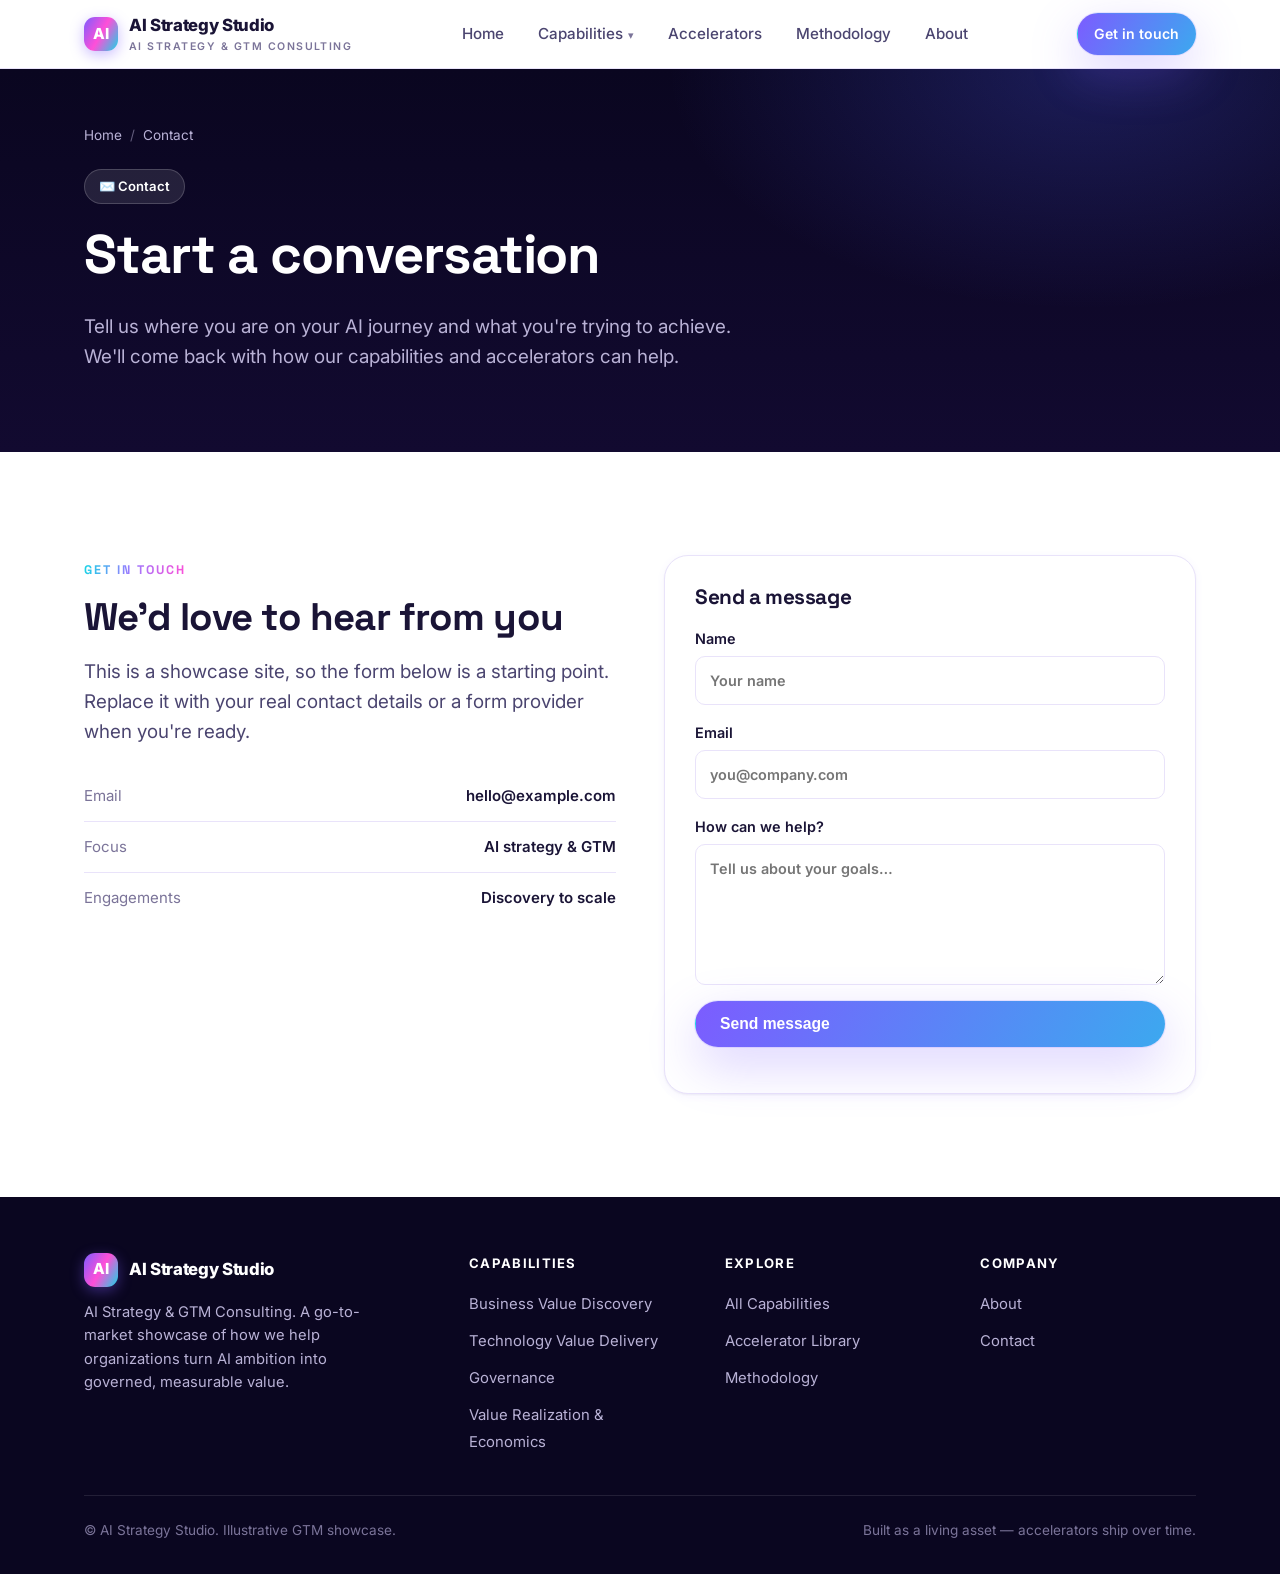
<file: contact.html>
<!DOCTYPE html>
<html lang="en">
  <head>
    <meta charset="UTF-8" />
    <meta name="viewport" content="width=device-width, initial-scale=1.0" />
    <title>Contact — AI Strategy Studio</title>
    <meta name="description" content="Get in touch about AI strategy, delivery, governance, and prioritization." />
    <link rel="preconnect" href="https://fonts.googleapis.com" />
    <link rel="preconnect" href="https://fonts.gstatic.com" crossorigin />
    <link href="https://fonts.googleapis.com/css2?family=Inter:wght@400;500;600;700;800&family=Space+Grotesk:wght@500;600;700&display=swap" rel="stylesheet" />
    <link rel="stylesheet" href="css/styles.css" />
  </head>
  <body>
    <header class="site-header" data-site-header></header>
    <main>
      <header class="page-hero">
        <div class="container">
          <nav class="breadcrumbs">
            <a href="index.html">Home</a><span class="sep">/</span><span>Contact</span>
          </nav>
          <span class="pill-tag">✉️ Contact</span>
          <h1>Start a conversation</h1>
          <p class="lead">
            Tell us where you are on your AI journey and what you're trying to
            achieve. We'll come back with how our capabilities and accelerators
            can help.
          </p>
        </div>
      </header>

      <section class="section">
        <div class="container">
          <div class="grid-2">
            <div class="reveal">
              <span class="eyebrow">Get in touch</span>
              <h2>We'd love to hear from you</h2>
              <p class="lead">
                This is a showcase site, so the form below is a starting point.
                Replace it with your real contact details or a form provider when
                you're ready.
              </p>
              <ul class="meta-list" style="margin-top:24px">
                <li><span class="k">Email</span><span class="v" data-contact-email>hello@example.com</span></li>
                <li><span class="k">Focus</span><span class="v">AI strategy &amp; GTM</span></li>
                <li><span class="k">Engagements</span><span class="v">Discovery to scale</span></li>
              </ul>
            </div>

            <!-- NOTE: This form is a visual placeholder. To make it actually send,
                 connect it to a form service (e.g. Formspree) by setting the
                 action attribute. For now it just shows a friendly message. -->
            <form class="panel reveal" data-contact-form>
              <h3 style="margin-bottom:18px">Send a message</h3>
              <div style="display:grid;gap:16px">
                <label style="display:grid;gap:6px;font-size:0.9rem;font-weight:600">
                  Name
                  <input required name="name" type="text" placeholder="Your name"
                    style="padding:12px 14px;border:1px solid var(--line);border-radius:10px;font:inherit" />
                </label>
                <label style="display:grid;gap:6px;font-size:0.9rem;font-weight:600">
                  Email
                  <input required name="email" type="email" placeholder="you@company.com"
                    style="padding:12px 14px;border:1px solid var(--line);border-radius:10px;font:inherit" />
                </label>
                <label style="display:grid;gap:6px;font-size:0.9rem;font-weight:600">
                  How can we help?
                  <textarea required name="message" rows="5" placeholder="Tell us about your goals…"
                    style="padding:12px 14px;border:1px solid var(--line);border-radius:10px;font:inherit;resize:vertical"></textarea>
                </label>
                <button class="btn btn--primary" type="submit">Send message</button>
                <p data-form-note style="font-size:0.85rem;color:var(--slate-500);margin:0"></p>
              </div>
            </form>
          </div>
        </div>
      </section>
    </main>
    <footer class="site-footer" data-site-footer></footer>
    <script src="js/data.js"></script>
    <script src="js/site.js"></script>
    <script>
      // Fill contact email from data.js, and give the placeholder form friendly behavior.
      (function () {
        var email = (window.SITE && window.SITE.brand && window.SITE.brand.email) || "hello@example.com";
        var slot = document.querySelector("[data-contact-email]");
        if (slot) slot.textContent = email;
        var form = document.querySelector("[data-contact-form]");
        var note = document.querySelector("[data-form-note]");
        if (form) {
          form.addEventListener("submit", function (e) {
            e.preventDefault();
            if (note)
              note.textContent =
                "Thanks! This demo form isn't connected yet — connect it to a form service (e.g. Formspree) to receive messages.";
          });
        }
      })();
    </script>
  </body>
</html>
</file>
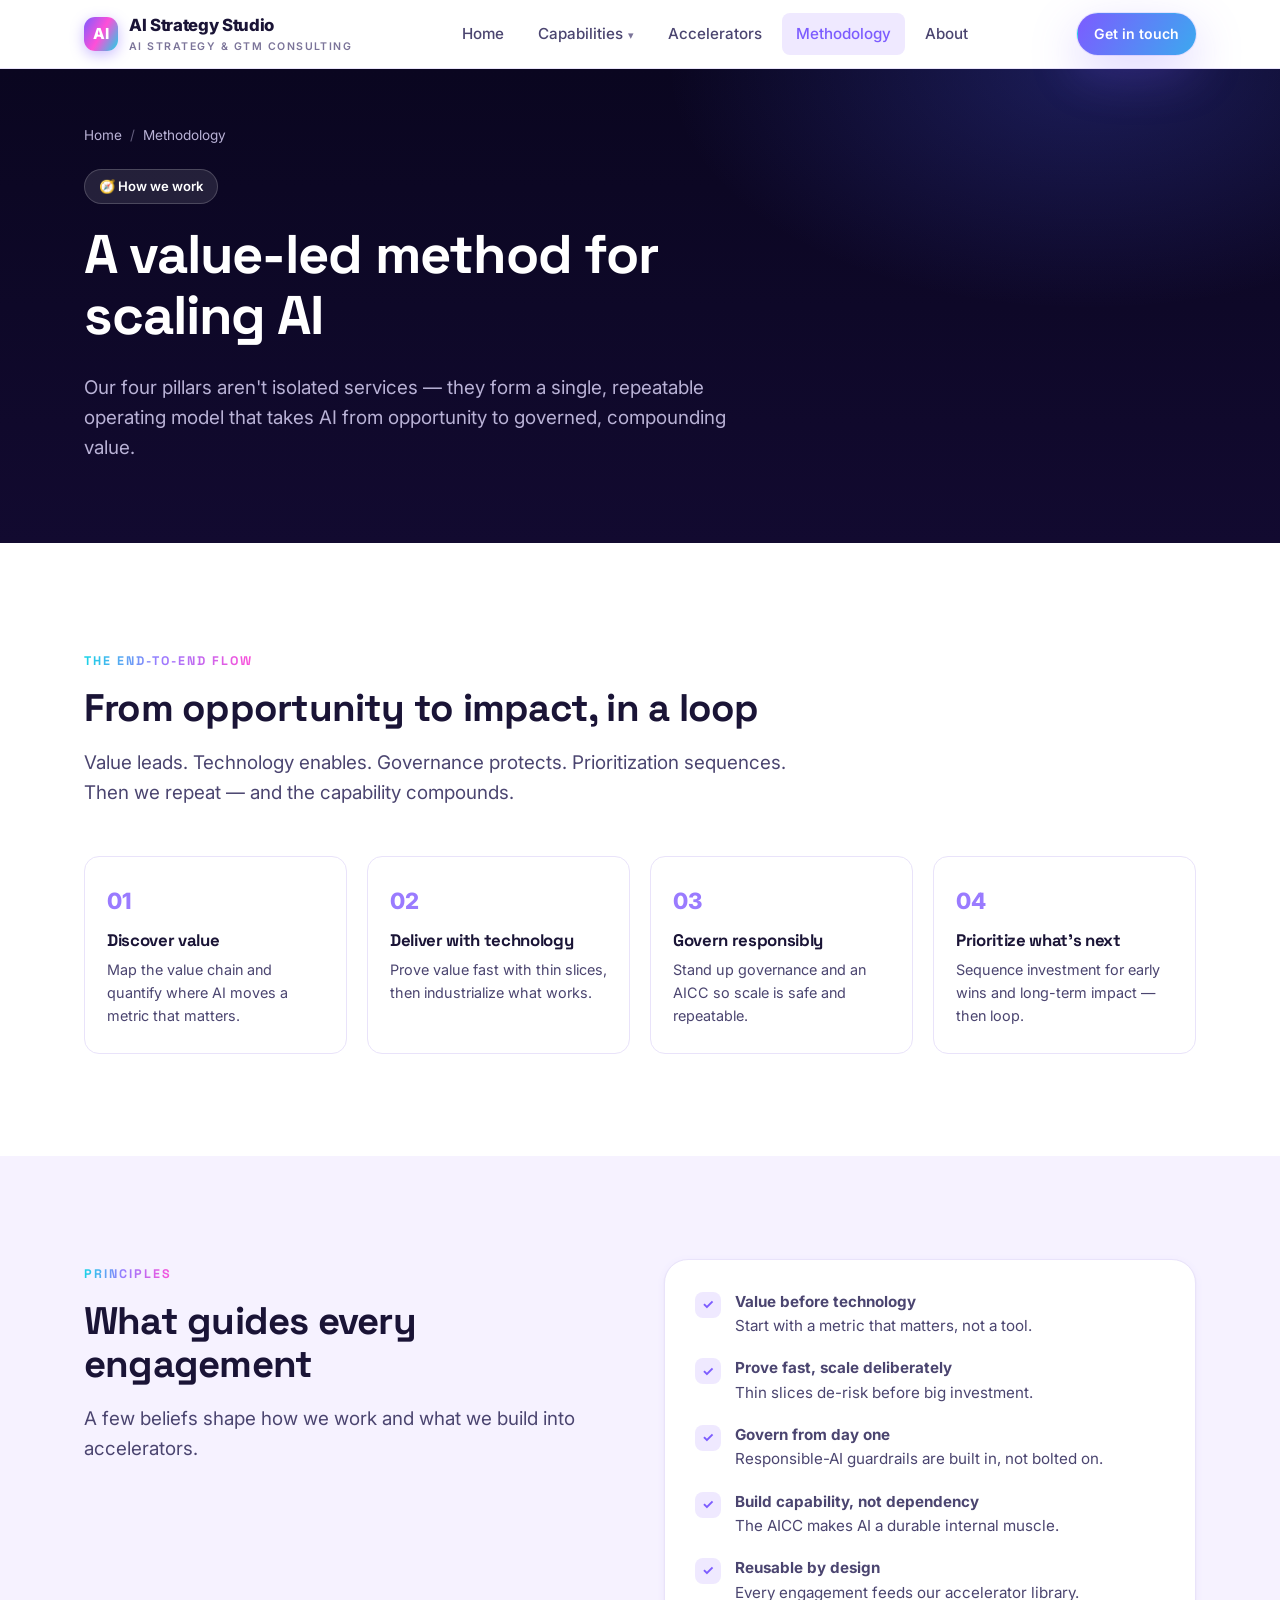
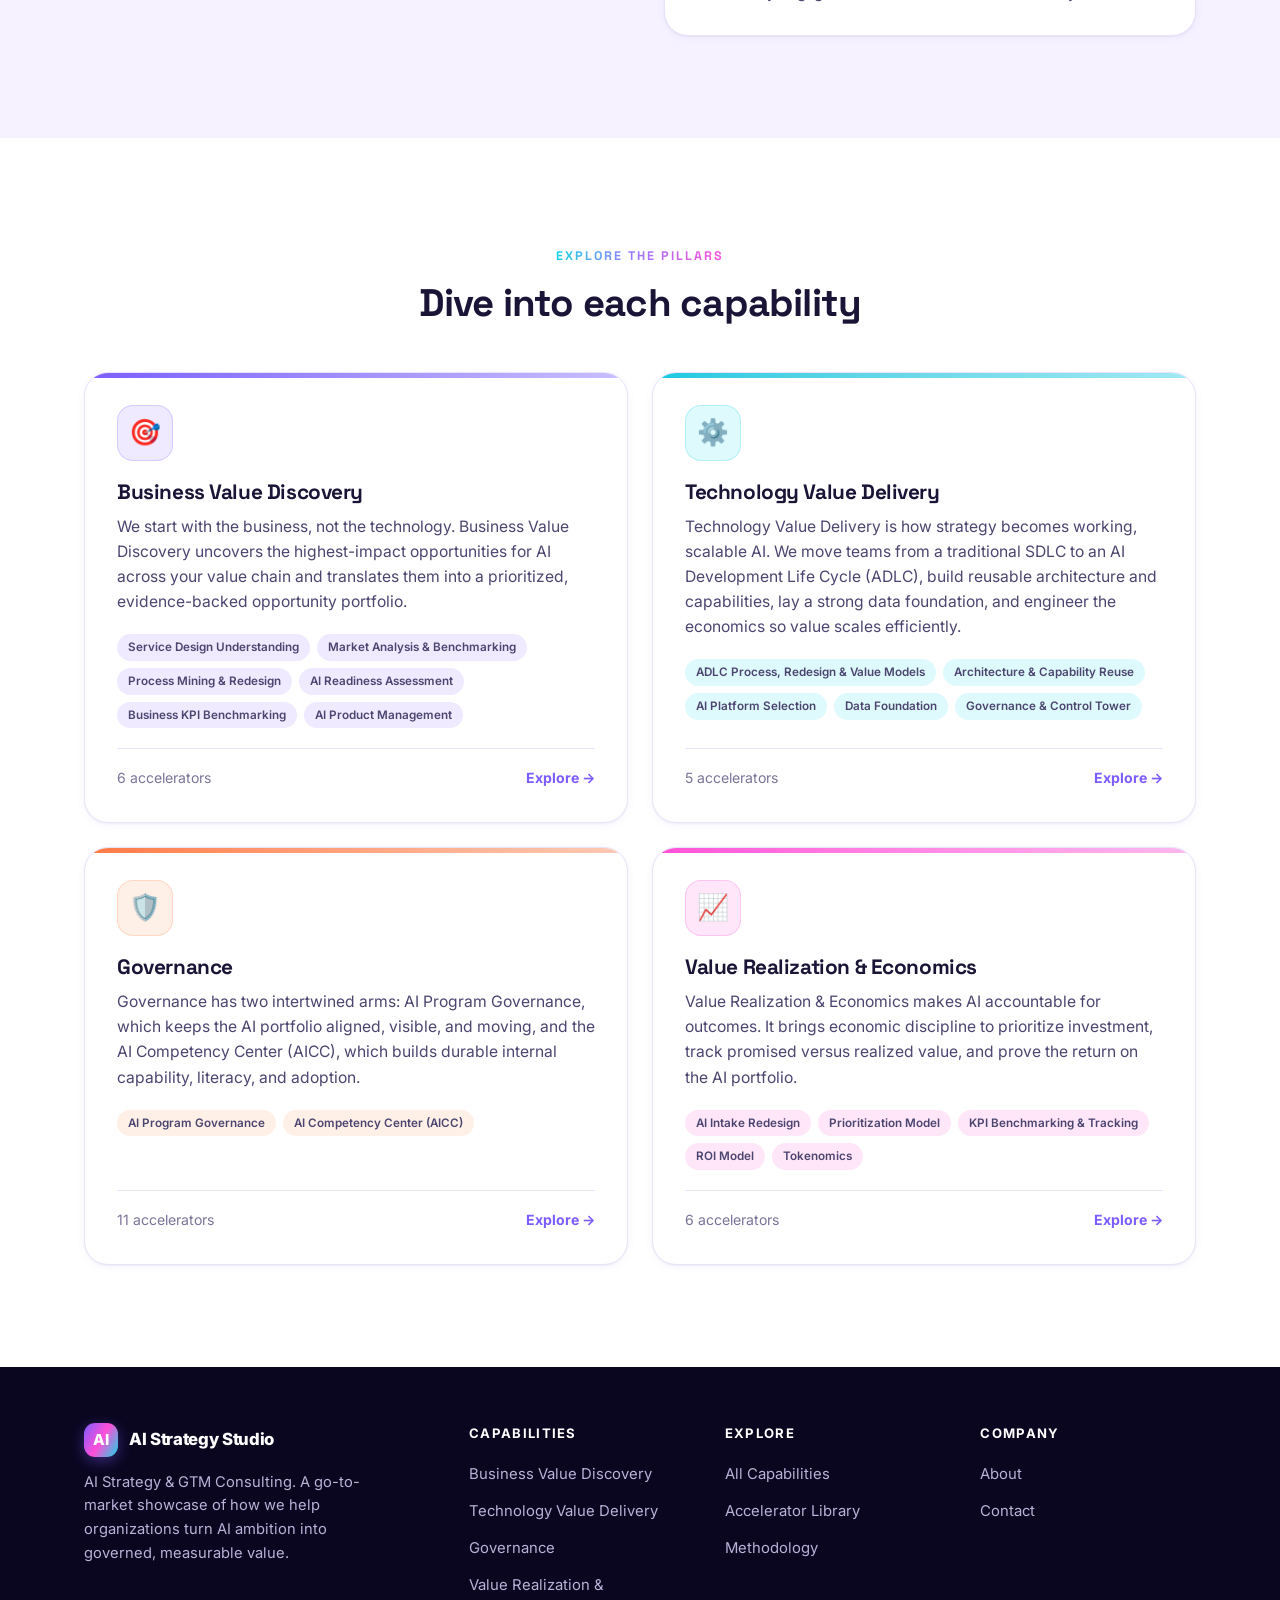
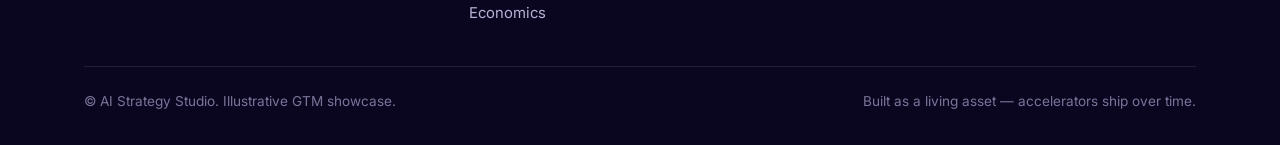
<file: methodology.html>
<!DOCTYPE html>
<html lang="en">
  <head>
    <meta charset="UTF-8" />
    <meta name="viewport" content="width=device-width, initial-scale=1.0" />
    <title>Methodology — AI Strategy Studio</title>
    <meta name="description" content="How our AI strategy consulting go-to-market works end to end — from value discovery to governed scale." />
    <link rel="preconnect" href="https://fonts.googleapis.com" />
    <link rel="preconnect" href="https://fonts.gstatic.com" crossorigin />
    <link href="https://fonts.googleapis.com/css2?family=Inter:wght@400;500;600;700;800&family=Space+Grotesk:wght@500;600;700&display=swap" rel="stylesheet" />
    <link rel="stylesheet" href="css/styles.css" />
  </head>
  <body>
    <header class="site-header" data-site-header></header>
    <main>
      <header class="page-hero">
        <div class="container">
          <nav class="breadcrumbs">
            <a href="index.html">Home</a><span class="sep">/</span><span>Methodology</span>
          </nav>
          <span class="pill-tag">🧭 How we work</span>
          <h1>A value-led method for scaling AI</h1>
          <p class="lead">
            Our four pillars aren't isolated services — they form a single,
            repeatable operating model that takes AI from opportunity to governed,
            compounding value.
          </p>
        </div>
      </header>

      <section class="section">
        <div class="container">
          <div class="section-head reveal">
            <span class="eyebrow">The end-to-end flow</span>
            <h2>From opportunity to impact, in a loop</h2>
            <p class="lead">
              Value leads. Technology enables. Governance protects. Prioritization
              sequences. Then we repeat — and the capability compounds.
            </p>
          </div>
          <div class="steps">
            <div class="step reveal">
              <h4>Discover value</h4>
              <p>Map the value chain and quantify where AI moves a metric that matters.</p>
            </div>
            <div class="step reveal">
              <h4>Deliver with technology</h4>
              <p>Prove value fast with thin slices, then industrialize what works.</p>
            </div>
            <div class="step reveal">
              <h4>Govern responsibly</h4>
              <p>Stand up governance and an AICC so scale is safe and repeatable.</p>
            </div>
            <div class="step reveal">
              <h4>Prioritize what's next</h4>
              <p>Sequence investment for early wins and long-term impact — then loop.</p>
            </div>
          </div>
        </div>
      </section>

      <section class="section section--alt">
        <div class="container">
          <div class="grid-2">
            <div class="reveal">
              <span class="eyebrow">Principles</span>
              <h2>What guides every engagement</h2>
              <p class="lead">
                A few beliefs shape how we work and what we build into
                accelerators.
              </p>
            </div>
            <div class="panel reveal">
              <ul class="feature-list">
                <li><span class="check">✓</span><span><strong>Value before technology</strong><span>Start with a metric that matters, not a tool.</span></span></li>
                <li><span class="check">✓</span><span><strong>Prove fast, scale deliberately</strong><span>Thin slices de-risk before big investment.</span></span></li>
                <li><span class="check">✓</span><span><strong>Govern from day one</strong><span>Responsible-AI guardrails are built in, not bolted on.</span></span></li>
                <li><span class="check">✓</span><span><strong>Build capability, not dependency</strong><span>The AICC makes AI a durable internal muscle.</span></span></li>
                <li><span class="check">✓</span><span><strong>Reusable by design</strong><span>Every engagement feeds our accelerator library.</span></span></li>
              </ul>
            </div>
          </div>
        </div>
      </section>

      <section class="section">
        <div class="container">
          <div class="section-head center reveal">
            <span class="eyebrow">Explore the pillars</span>
            <h2>Dive into each capability</h2>
          </div>
          <div class="pillar-grid" data-pillar-grid></div>
        </div>
      </section>
    </main>
    <footer class="site-footer" data-site-footer></footer>
    <script src="js/data.js"></script>
    <script src="js/site.js"></script>
  </body>
</html>
</file>
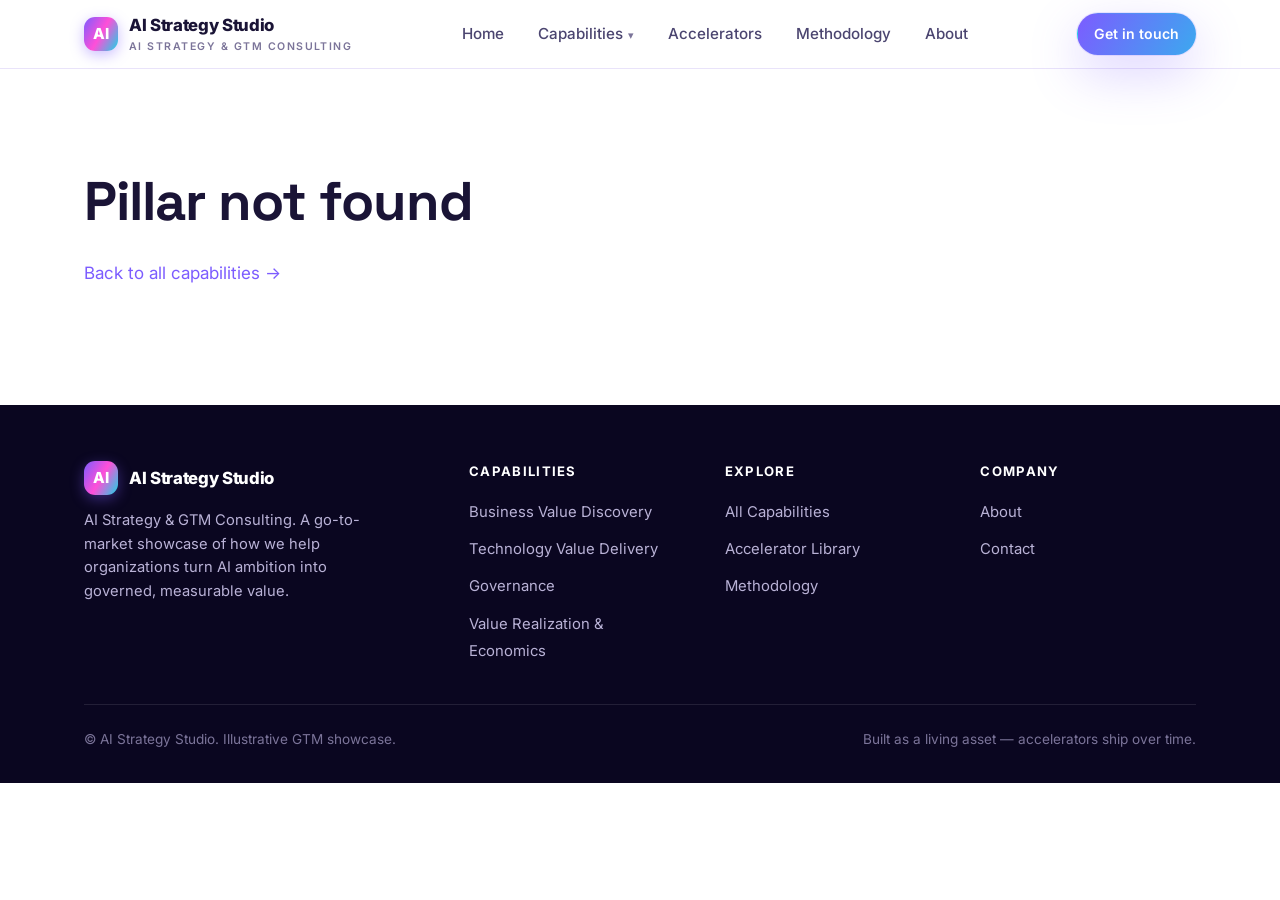
<file: pillar.html>
<!DOCTYPE html>
<html lang="en">
  <head>
    <meta charset="UTF-8" />
    <meta name="viewport" content="width=device-width, initial-scale=1.0" />
    <title>Capability Pillar — AI Strategy Studio</title>
    <meta name="description" content="An AI strategy consulting capability pillar: description, approach, and accelerators." />
    <link rel="preconnect" href="https://fonts.googleapis.com" />
    <link rel="preconnect" href="https://fonts.gstatic.com" crossorigin />
    <link href="https://fonts.googleapis.com/css2?family=Inter:wght@400;500;600;700;800&family=Space+Grotesk:wght@500;600;700&display=swap" rel="stylesheet" />
    <link rel="stylesheet" href="css/styles.css" />
  </head>
  <body>
    <header class="site-header" data-site-header></header>
    <!-- This whole page is generated from js/data.js based on the ?slug= in the URL -->
    <main data-pillar-page></main>
    <footer class="site-footer" data-site-footer></footer>
    <script src="js/data.js"></script>
    <script src="js/site.js"></script>
  </body>
</html>
</file>
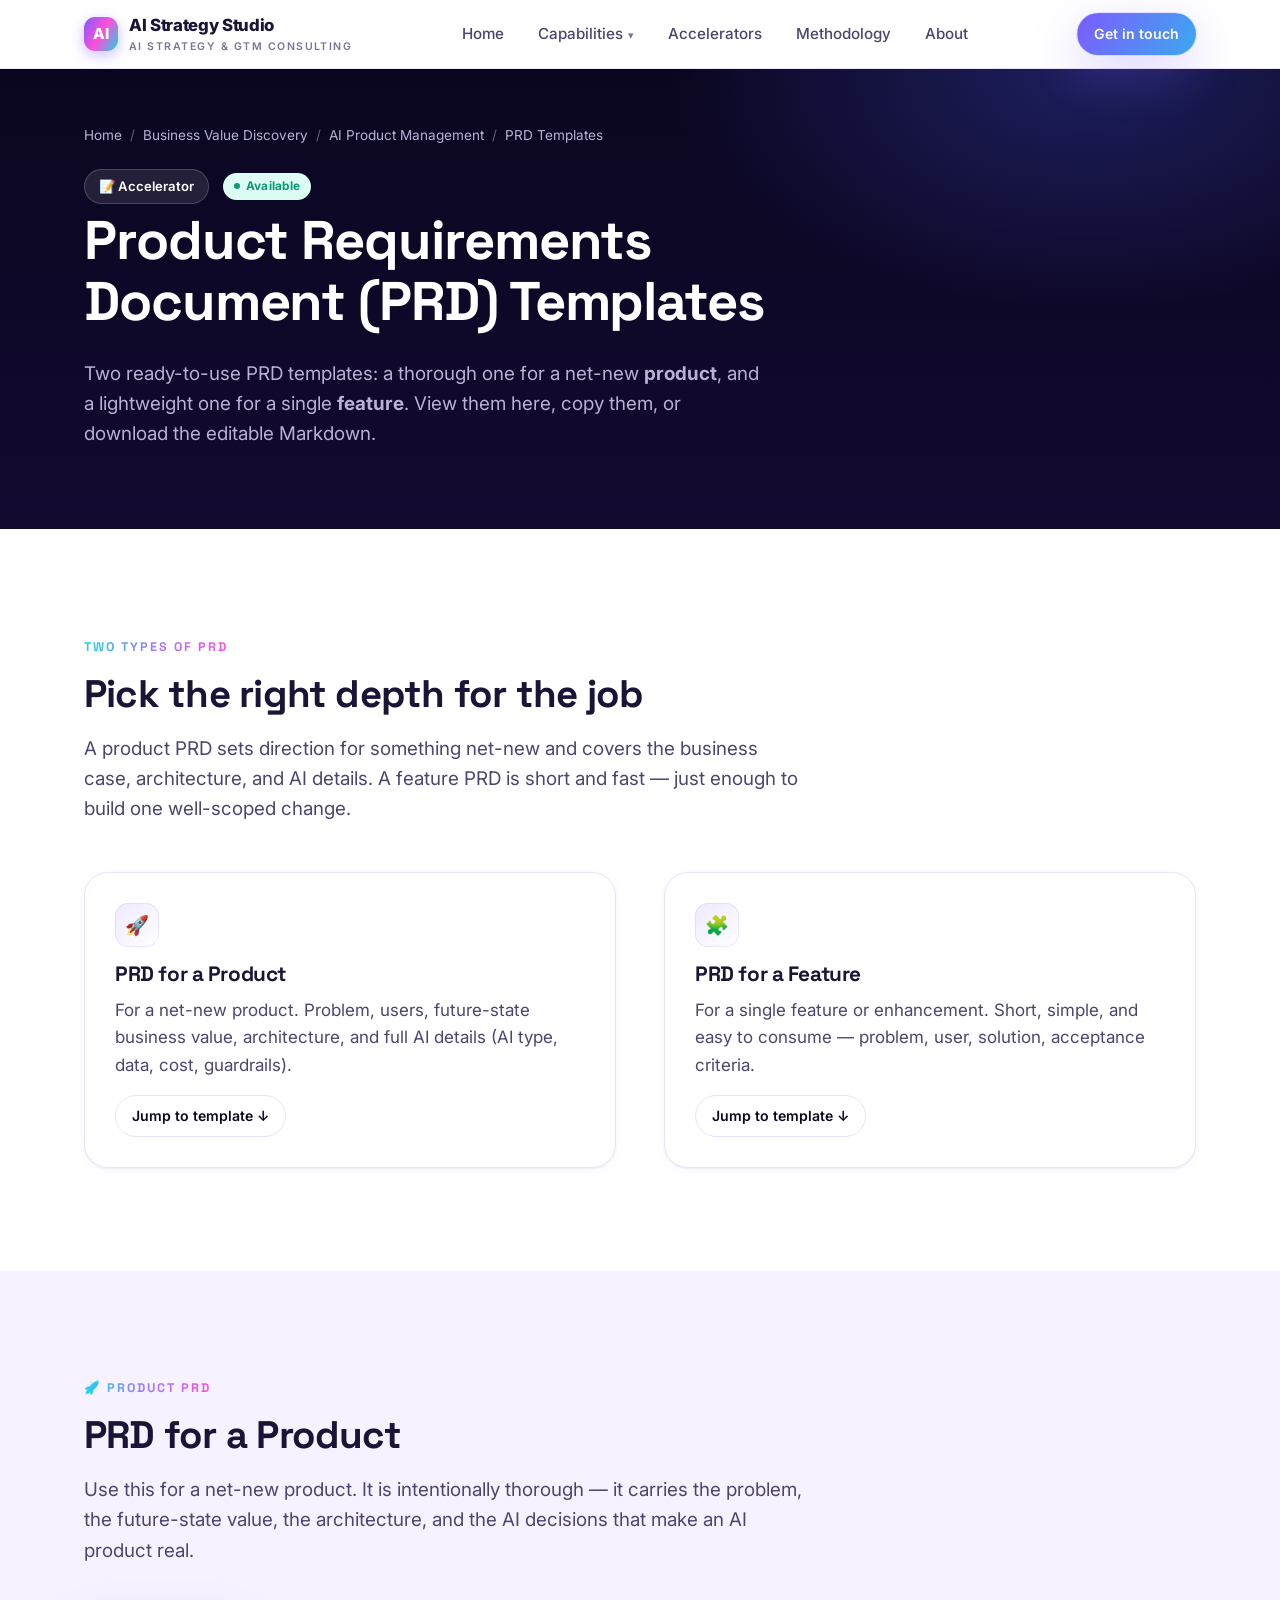
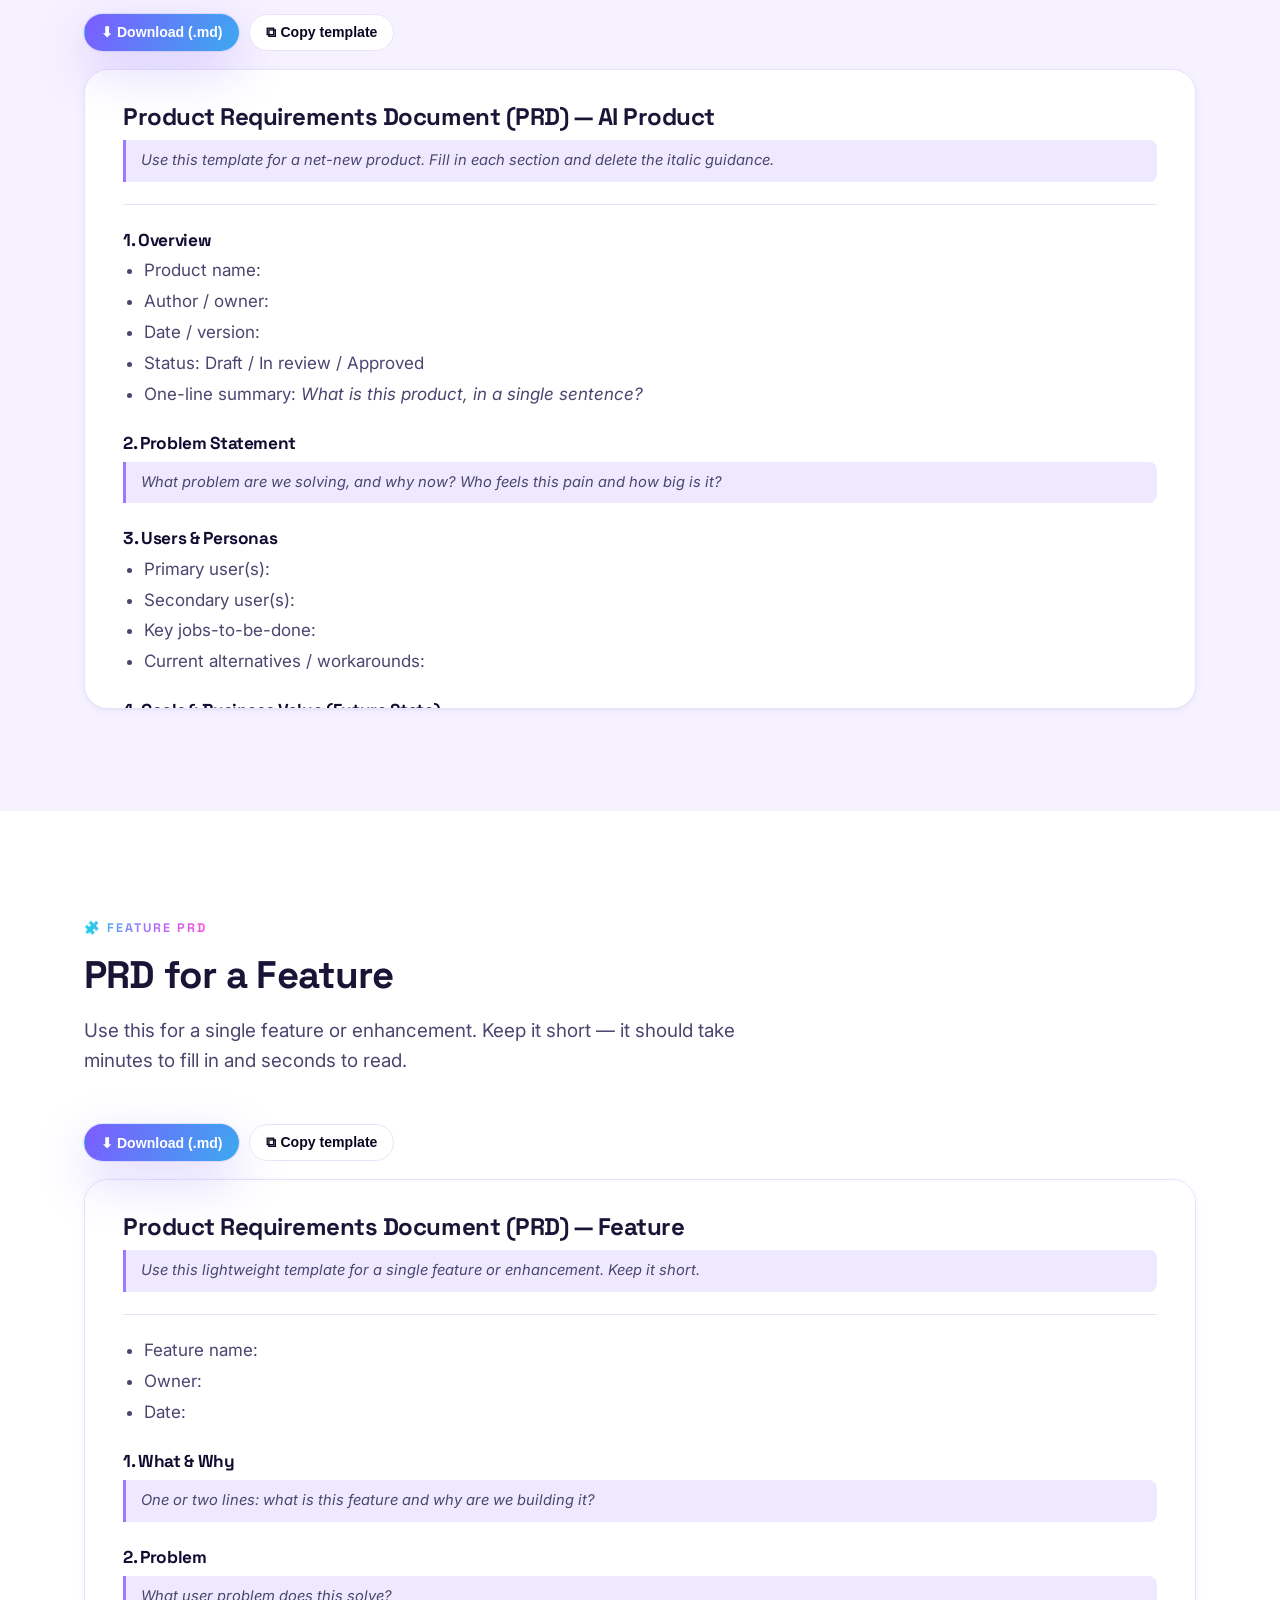
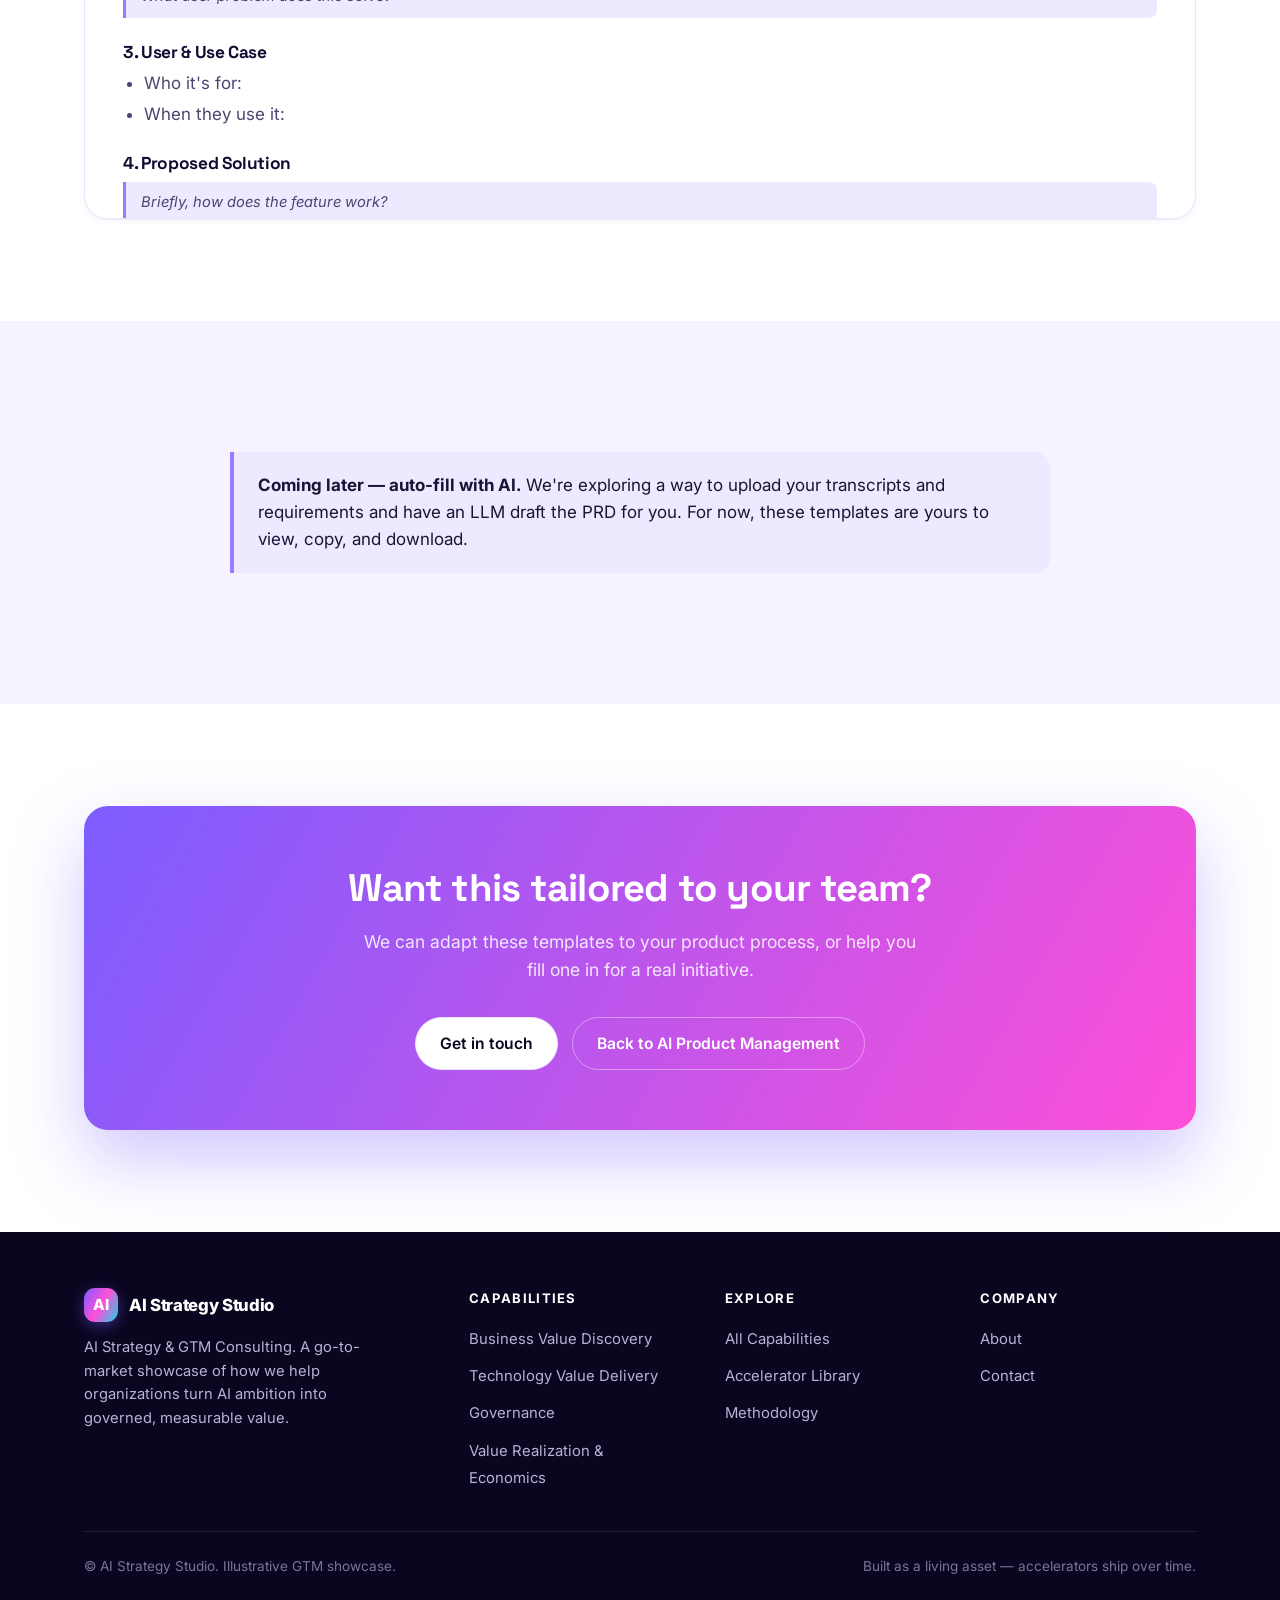
<file: prd.html>
<!DOCTYPE html>
<html lang="en">
  <head>
    <meta charset="UTF-8" />
    <meta name="viewport" content="width=device-width, initial-scale=1.0" />
    <title>PRD Templates — AI Strategy Studio</title>
    <meta name="description" content="Product Requirements Document (PRD) templates — one for a product, one for a feature. View, copy, or download." />
    <link rel="preconnect" href="https://fonts.googleapis.com" />
    <link rel="preconnect" href="https://fonts.gstatic.com" crossorigin />
    <link href="https://fonts.googleapis.com/css2?family=Inter:wght@400;500;600;700;800&family=Space+Grotesk:wght@500;600;700&display=swap" rel="stylesheet" />
    <link rel="stylesheet" href="css/styles.css" />
  </head>
  <body>
    <header class="site-header" data-site-header></header>

    <main>
      <header class="page-hero" style="--pillar-glow: rgba(79,96,255,0.28)">
        <div class="container">
          <nav class="breadcrumbs">
            <a href="index.html">Home</a><span class="sep">/</span>
            <a href="pillar.html?slug=business-value-discovery">Business Value Discovery</a><span class="sep">/</span>
            <a href="accelerator.html?slug=ai-product-management">AI Product Management</a><span class="sep">/</span>
            <span>PRD Templates</span>
          </nav>
          <div style="display:flex;gap:14px;align-items:center;flex-wrap:wrap;margin-bottom:6px">
            <span class="pill-tag" style="margin:0">📝 Accelerator</span>
            <span class="badge badge--available"><span class="dot"></span>Available</span>
          </div>
          <h1>Product Requirements Document (PRD) Templates</h1>
          <p class="lead">
            Two ready-to-use PRD templates: a thorough one for a net-new
            <strong>product</strong>, and a lightweight one for a single
            <strong>feature</strong>. View them here, copy them, or download the
            editable Markdown.
          </p>
        </div>
      </header>

      <!-- Chooser -->
      <section class="section">
        <div class="container">
          <div class="section-head reveal">
            <span class="eyebrow">Two types of PRD</span>
            <h2>Pick the right depth for the job</h2>
            <p class="lead">
              A product PRD sets direction for something net-new and covers the
              business case, architecture, and AI details. A feature PRD is short
              and fast — just enough to build one well-scoped change.
            </p>
          </div>
          <div class="grid-2">
            <div class="panel reveal">
              <div class="accel-icon" style="margin-bottom:16px">🚀</div>
              <h3>PRD for a Product</h3>
              <p style="color:var(--slate-700)">
                For a net-new product. Problem, users, future-state business
                value, architecture, and full AI details (AI type, data, cost,
                guardrails).
              </p>
              <a class="btn btn--light btn--sm" href="#prd-product">Jump to template &darr;</a>
            </div>
            <div class="panel reveal">
              <div class="accel-icon" style="margin-bottom:16px">🧩</div>
              <h3>PRD for a Feature</h3>
              <p style="color:var(--slate-700)">
                For a single feature or enhancement. Short, simple, and easy to
                consume — problem, user, solution, acceptance criteria.
              </p>
              <a class="btn btn--light btn--sm" href="#prd-feature">Jump to template &darr;</a>
            </div>
          </div>
        </div>
      </section>

      <!-- Product PRD -->
      <section class="section section--alt" id="prd-product">
        <div class="container">
          <div class="section-head reveal">
            <span class="eyebrow">🚀 Product PRD</span>
            <h2>PRD for a Product</h2>
            <p class="lead">
              Use this for a net-new product. It is intentionally thorough — it
              carries the problem, the future-state value, the architecture, and
              the AI decisions that make an AI product real.
            </p>
          </div>
          <div class="doc-toolbar reveal">
            <button class="btn btn--primary btn--sm" data-download="product">⬇ Download (.md)</button>
            <button class="btn btn--light btn--sm" data-copy="product">⧉ Copy template</button>
            <span data-note="product" style="align-self:center;font-size:0.86rem;color:var(--slate-500)"></span>
          </div>
          <div class="doc-preview reveal" data-preview="product"></div>
        </div>
      </section>

      <!-- Feature PRD -->
      <section class="section" id="prd-feature">
        <div class="container">
          <div class="section-head reveal">
            <span class="eyebrow">🧩 Feature PRD</span>
            <h2>PRD for a Feature</h2>
            <p class="lead">
              Use this for a single feature or enhancement. Keep it short — it
              should take minutes to fill in and seconds to read.
            </p>
          </div>
          <div class="doc-toolbar reveal">
            <button class="btn btn--primary btn--sm" data-download="feature">⬇ Download (.md)</button>
            <button class="btn btn--light btn--sm" data-copy="feature">⧉ Copy template</button>
            <span data-note="feature" style="align-self:center;font-size:0.86rem;color:var(--slate-500)"></span>
          </div>
          <div class="doc-preview reveal" data-preview="feature"></div>
        </div>
      </section>

      <!-- Future capability -->
      <section class="section section--alt">
        <div class="container">
          <div class="callout reveal" style="max-width:820px;margin-inline:auto">
            <p>
              <strong>Coming later — auto-fill with AI.</strong> We're exploring a
              way to upload your transcripts and requirements and have an LLM draft
              the PRD for you. For now, these templates are yours to view, copy,
              and download.
            </p>
          </div>
        </div>
      </section>

      <section class="section">
        <div class="container">
          <div class="cta-band reveal">
            <h2>Want this tailored to your team?</h2>
            <p>We can adapt these templates to your product process, or help you fill one in for a real initiative.</p>
            <div class="hero-actions">
              <a class="btn btn--light" href="contact.html">Get in touch</a>
              <a class="btn btn--ghost" href="accelerator.html?slug=ai-product-management">Back to AI Product Management</a>
            </div>
          </div>
        </div>
      </section>
    </main>

    <footer class="site-footer" data-site-footer></footer>

    <script src="js/data.js"></script>
    <script src="js/site.js"></script>
    <script>
      /* ===== PRD templates (Markdown) — the single source of truth ===== */
      var TEMPLATES = {
        product: {
          filename: "PRD-Product-Template.md",
          md: [
            "# Product Requirements Document (PRD) — AI Product",
            "",
            "> Use this template for a net-new product. Fill in each section and delete the italic guidance.",
            "",
            "---",
            "",
            "## 1. Overview",
            "- Product name:",
            "- Author / owner:",
            "- Date / version:",
            "- Status: Draft / In review / Approved",
            "- One-line summary: *What is this product, in a single sentence?*",
            "",
            "## 2. Problem Statement",
            "> *What problem are we solving, and why now? Who feels this pain and how big is it?*",
            "",
            "## 3. Users & Personas",
            "- Primary user(s):",
            "- Secondary user(s):",
            "- Key jobs-to-be-done:",
            "- Current alternatives / workarounds:",
            "",
            "## 4. Goals & Business Value (Future State)",
            "- Vision of the future state: *What does the world look like once this exists?*",
            "- Business value / outcomes: *Revenue, cost, risk, or experience.*",
            "- Success metrics (KPIs): *Baseline to target.*",
            "- Non-goals: *What we are explicitly NOT doing.*",
            "",
            "## 5. Scope",
            "- In scope:",
            "- Out of scope:",
            "- Assumptions:",
            "",
            "## 6. Solution Overview",
            "> *Describe the proposed product and how it delivers the value above, with the key capabilities at a high level.*",
            "",
            "## 7. Architecture",
            "- Solution / system architecture: *Components, data flows, integrations.*",
            "- Key dependencies / systems:",
            "- Security & compliance considerations:",
            "",
            "## 8. AI Details",
            "- AI capability type: *e.g., GenAI / LLM, classical ML, computer vision, forecasting.*",
            "- Approach: *Build vs. buy vs. partner; model choice / provider.*",
            "- Data requirements: *Sources, quality, access, retrieval / RAG needs.*",
            "- Cost & economics: *Estimated run cost (tokenomics / TCO), usage assumptions, cost levers.*",
            "- Evaluation & quality: *How we measure accuracy, safety, and latency.*",
            "- Responsible AI & guardrails: *Key risks, mitigations, human-in-the-loop.*",
            "",
            "## 9. Success Metrics",
            "> *The measurable outcomes that define success, each with a baseline and a target.*",
            "",
            "## 10. Risks & Dependencies",
            "- Risk / dependency: *…*  |  Impact: *…*  |  Mitigation / owner: *…*",
            "",
            "## 11. Rollout & Milestones",
            "- Phases / milestones:",
            "- Launch criteria:",
            "",
            "## 12. Open Questions",
            "> *What still needs to be decided or validated?*",
            "",
          ].join("\n"),
        },
        feature: {
          filename: "PRD-Feature-Template.md",
          md: [
            "# Product Requirements Document (PRD) — Feature",
            "",
            "> Use this lightweight template for a single feature or enhancement. Keep it short.",
            "",
            "---",
            "",
            "- Feature name:",
            "- Owner:",
            "- Date:",
            "",
            "## 1. What & Why",
            "> *One or two lines: what is this feature and why are we building it?*",
            "",
            "## 2. Problem",
            "> *What user problem does this solve?*",
            "",
            "## 3. User & Use Case",
            "- Who it's for:",
            "- When they use it:",
            "",
            "## 4. Proposed Solution",
            "> *Briefly, how does the feature work?*",
            "",
            "## 5. Acceptance Criteria",
            "- [ ] …",
            "- [ ] …",
            "- [ ] …",
            "",
            "## 6. Success Metric",
            "> *The one metric that tells us this worked.*",
            "",
            "## 7. Dependencies & Notes",
            "> *Anything the team needs to know.*",
            "",
          ].join("\n"),
        },
      };

      /* ===== Tiny Markdown -> HTML (only the constructs used above) ===== */
      function esc(s) {
        return String(s).replace(/&/g, "&amp;").replace(/</g, "&lt;").replace(/>/g, "&gt;");
      }
      function inline(s) {
        return esc(s).replace(/\*\*(.+?)\*\*/g, "<strong>$1</strong>").replace(/\*(.+?)\*/g, "<em>$1</em>");
      }
      function mdToHtml(md) {
        var lines = md.split("\n"),
          out = [],
          inList = false;
        function closeList() {
          if (inList) {
            out.push("</ul>");
            inList = false;
          }
        }
        lines.forEach(function (raw) {
          var line = raw.trim();
          if (line === "") return closeList();
          if (line === "---") {
            closeList();
            return out.push("<hr>");
          }
          if (line.indexOf("## ") === 0) {
            closeList();
            return out.push("<h3>" + inline(line.slice(3)) + "</h3>");
          }
          if (line.indexOf("# ") === 0) {
            closeList();
            return out.push("<h2>" + inline(line.slice(2)) + "</h2>");
          }
          if (line.indexOf("> ") === 0) {
            closeList();
            return out.push("<blockquote>" + inline(line.slice(2)) + "</blockquote>");
          }
          if (line.indexOf("- [ ] ") === 0) {
            if (!inList) {
              out.push("<ul>");
              inList = true;
            }
            return out.push("<li>&#9744; " + inline(line.slice(6)) + "</li>");
          }
          if (line.indexOf("- ") === 0) {
            if (!inList) {
              out.push("<ul>");
              inList = true;
            }
            return out.push("<li>" + inline(line.slice(2)) + "</li>");
          }
          closeList();
          out.push("<p>" + inline(line) + "</p>");
        });
        closeList();
        return out.join("");
      }

      /* ===== Render previews + wire up buttons ===== */
      (function () {
        Object.keys(TEMPLATES).forEach(function (key) {
          var t = TEMPLATES[key];
          var preview = document.querySelector('[data-preview="' + key + '"]');
          if (preview) preview.innerHTML = mdToHtml(t.md);
        });

        function note(key, msg) {
          var el = document.querySelector('[data-note="' + key + '"]');
          if (!el) return;
          el.textContent = msg;
          window.setTimeout(function () {
            el.textContent = "";
          }, 2500);
        }

        document.querySelectorAll("[data-download]").forEach(function (btn) {
          btn.addEventListener("click", function () {
            var key = btn.getAttribute("data-download");
            var t = TEMPLATES[key];
            var blob = new Blob([t.md], { type: "text/markdown;charset=utf-8" });
            var url = URL.createObjectURL(blob);
            var a = document.createElement("a");
            a.href = url;
            a.download = t.filename;
            document.body.appendChild(a);
            a.click();
            a.remove();
            window.setTimeout(function () {
              URL.revokeObjectURL(url);
            }, 1000);
            note(key, "Downloaded " + t.filename);
          });
        });

        document.querySelectorAll("[data-copy]").forEach(function (btn) {
          btn.addEventListener("click", function () {
            var key = btn.getAttribute("data-copy");
            var t = TEMPLATES[key];
            function done() {
              note(key, "Copied to clipboard");
            }
            if (navigator.clipboard && navigator.clipboard.writeText) {
              navigator.clipboard.writeText(t.md).then(done, function () {
                fallbackCopy(t.md, done);
              });
            } else {
              fallbackCopy(t.md, done);
            }
          });
        });

        function fallbackCopy(text, cb) {
          var ta = document.createElement("textarea");
          ta.value = text;
          ta.style.position = "fixed";
          ta.style.opacity = "0";
          document.body.appendChild(ta);
          ta.select();
          try {
            document.execCommand("copy");
          } catch (e) {}
          ta.remove();
          cb();
        }
      })();
    </script>
  </body>
</html>
</file>
<file: css/styles.css>
/* ============================================================================
   AI STRATEGY CONSULTING — Global Design System
   ----------------------------------------------------------------------------
   This single stylesheet controls the look & feel of the ENTIRE site.
   Change a color or font here and it updates everywhere.
   ========================================================================== */

/* ---- 1. Design tokens (the "brand" variables) --------------------------- */
/* FUTURISTIC + PLAYFUL palette: electric violet, cyan, magenta, warm coral,
   on a deep-space background. Change these to re-skin the whole site. */
:root {
  /* Vibrant brand colors */
  --violet: #7c5cff;
  --cyan: #16d6e6;
  --magenta: #ff4fd8;
  --coral: #ff7a45;
  --lime: #b6f24d;

  /* Names kept for backwards-compatibility with existing components */
  --indigo-600: #7c5cff;
  --indigo-500: #9a7bff;
  --accent-teal: #16d6e6;
  --accent-amber: #ffb03a;

  /* Deep-space backgrounds */
  --navy-900: #0a0620;
  --navy-800: #120a30;
  --navy-700: #1d1147;

  /* Neutrals (cool, lilac-tinted) */
  --ink: #1a1436;
  --slate-700: #4b4570;
  --slate-500: #7b7499;
  --slate-300: #b9b2d6;
  --line: #e9e3fa;
  --surface: #ffffff;
  --surface-alt: #f6f2ff;
  --surface-tint: #efe9ff;

  /* Playful gradients */
  --grad-brand: linear-gradient(120deg, #7c5cff 0%, #16d6e6 100%);
  --grad-warm: linear-gradient(120deg, #ff4fd8 0%, #ff7a45 100%);
  --grad-vivid: linear-gradient(120deg, #7c5cff 0%, #ff4fd8 50%, #16d6e6 100%);
  --grad-text: linear-gradient(100deg, #16d6e6, #9a7bff 45%, #ff4fd8);

  /* Status colors (for accelerator badges) */
  --status-available-bg: #dcfbf3;
  --status-available-fg: #0a9b74;
  --status-progress-bg: #fdeede;
  --status-progress-fg: #c6720a;
  --status-planned-bg: #efe9ff;
  --status-planned-fg: #6f5ad6;

  /* Typography */
  --font-sans: "Inter", -apple-system, BlinkMacSystemFont, "Segoe UI", Roboto,
    Helvetica, Arial, sans-serif;
  --font-display: "Space Grotesk", "Inter", -apple-system, BlinkMacSystemFont,
    "Segoe UI", sans-serif;

  /* Layout — rounder + colored glow shadows */
  --maxw: 1160px;
  --radius: 24px;
  --radius-sm: 15px;
  --shadow-sm: 0 1px 2px rgba(26, 20, 54, 0.05),
    0 2px 8px rgba(124, 92, 255, 0.06);
  --shadow-md: 0 10px 30px rgba(124, 92, 255, 0.14);
  --shadow-lg: 0 26px 70px rgba(124, 92, 255, 0.22);
  --shadow-glow: 0 0 0 1px rgba(124, 92, 255, 0.14),
    0 18px 50px rgba(124, 92, 255, 0.28);
  --transition: 220ms cubic-bezier(0.4, 0, 0.2, 1);
}

/* ---- 2. Reset & base ---------------------------------------------------- */
*,
*::before,
*::after {
  box-sizing: border-box;
}

html {
  scroll-behavior: smooth;
  -webkit-text-size-adjust: 100%;
}

body {
  margin: 0;
  font-family: var(--font-sans);
  color: var(--ink);
  background: var(--surface);
  line-height: 1.6;
  font-size: 17px;
  -webkit-font-smoothing: antialiased;
}

img {
  max-width: 100%;
  display: block;
}

a {
  color: var(--indigo-600);
  text-decoration: none;
  transition: color var(--transition);
}
a:hover {
  color: var(--indigo-500);
}

h1,
h2,
h3,
h4 {
  font-family: var(--font-display);
  line-height: 1.12;
  color: var(--ink);
  margin: 0 0 0.5em;
  letter-spacing: -0.02em;
  font-weight: 700;
}

h1 {
  font-size: clamp(2.2rem, 5vw, 3.4rem);
}
h2 {
  font-size: clamp(1.7rem, 3.4vw, 2.4rem);
}
h3 {
  font-size: 1.3rem;
}

p {
  margin: 0 0 1rem;
}

/* ---- 3. Layout helpers -------------------------------------------------- */
.container {
  width: 100%;
  max-width: var(--maxw);
  margin-inline: auto;
  padding-inline: 24px;
}

.section {
  padding-block: clamp(56px, 8vw, 104px);
}

.section--alt {
  background: var(--surface-alt);
}

.section--navy {
  background: var(--navy-900);
  color: #fff;
}
.section--navy h2,
.section--navy h3 {
  color: #fff;
}

.eyebrow {
  display: inline-block;
  font-family: var(--font-display);
  font-size: 0.78rem;
  font-weight: 700;
  letter-spacing: 0.16em;
  text-transform: uppercase;
  margin-bottom: 14px;
  background: var(--grad-text);
  -webkit-background-clip: text;
  background-clip: text;
  color: transparent;
}

.section-head {
  max-width: 720px;
  margin-bottom: 48px;
}
.section-head.center {
  margin-inline: auto;
  text-align: center;
}

.lead {
  font-size: 1.18rem;
  color: var(--slate-700);
}
.section--navy .lead {
  color: var(--slate-300);
}

/* ---- 4. Buttons --------------------------------------------------------- */
.btn {
  display: inline-flex;
  align-items: center;
  gap: 8px;
  padding: 13px 24px;
  border-radius: 999px;
  font-weight: 600;
  font-size: 0.98rem;
  border: 1px solid transparent;
  cursor: pointer;
  transition: transform var(--transition), box-shadow var(--transition),
    background var(--transition), color var(--transition);
  white-space: nowrap;
}
.btn:hover {
  transform: translateY(-2px);
}

.btn--primary {
  background: var(--grad-brand);
  background-size: 160% 160%;
  color: #fff;
  box-shadow: var(--shadow-glow);
  transition: transform var(--transition), box-shadow var(--transition),
    background-position var(--transition);
}
.btn--primary:hover {
  background-position: 100% 0;
  color: #fff;
  box-shadow: 0 0 0 1px rgba(124, 92, 255, 0.2),
    0 22px 55px rgba(255, 79, 216, 0.32);
}

.btn--ghost {
  background: transparent;
  border-color: rgba(255, 255, 255, 0.4);
  color: #fff;
}
.btn--ghost:hover {
  background: rgba(255, 255, 255, 0.1);
  color: #fff;
}

.btn--light {
  background: #fff;
  color: var(--navy-900);
  border-color: var(--line);
}
.btn--light:hover {
  color: var(--navy-900);
}

.btn--sm {
  padding: 9px 16px;
  font-size: 0.88rem;
}

/* ---- 5. Header / universal navigation ----------------------------------- */
.site-header {
  position: sticky;
  top: 0;
  z-index: 100;
  background: rgba(255, 255, 255, 0.85);
  backdrop-filter: saturate(180%) blur(12px);
  border-bottom: 1px solid var(--line);
}

.nav {
  display: flex;
  align-items: center;
  justify-content: space-between;
  height: 68px;
}

.brand {
  display: flex;
  align-items: center;
  gap: 11px;
  font-weight: 800;
  font-size: 1.05rem;
  letter-spacing: -0.02em;
  color: var(--ink);
}
.brand:hover {
  color: var(--ink);
}
.brand-mark {
  width: 34px;
  height: 34px;
  border-radius: 11px;
  background: var(--grad-vivid);
  box-shadow: 0 4px 14px rgba(124, 92, 255, 0.4);
  display: grid;
  place-items: center;
  color: #fff;
  font-weight: 800;
  font-size: 0.95rem;
  flex-shrink: 0;
}
.brand small {
  display: block;
  font-size: 0.66rem;
  font-weight: 600;
  letter-spacing: 0.14em;
  text-transform: uppercase;
  color: var(--slate-500);
}

.nav-links {
  display: flex;
  align-items: center;
  gap: 6px;
  list-style: none;
  margin: 0;
  padding: 0;
}
.nav-links > li {
  position: relative;
}
.nav-links a.nav-link {
  display: block;
  padding: 9px 14px;
  border-radius: 8px;
  color: var(--slate-700);
  font-weight: 500;
  font-size: 0.95rem;
}
.nav-links a.nav-link:hover,
.nav-links a.nav-link[aria-current="page"] {
  color: var(--indigo-600);
  background: var(--surface-tint);
}

/* Dropdown menu */
.has-dropdown > .nav-link::after {
  content: "▾";
  font-size: 0.7rem;
  margin-left: 5px;
  color: var(--slate-500);
}
.dropdown {
  position: absolute;
  top: calc(100% + 6px);
  left: 0;
  min-width: 300px;
  background: #fff;
  border: 1px solid var(--line);
  border-radius: 14px;
  box-shadow: var(--shadow-lg);
  padding: 8px;
  list-style: none;
  margin: 0;
  opacity: 0;
  visibility: hidden;
  transform: translateY(8px);
  transition: all var(--transition);
}
.has-dropdown:hover .dropdown,
.has-dropdown:focus-within .dropdown {
  opacity: 1;
  visibility: visible;
  transform: translateY(0);
}
.dropdown a {
  display: block;
  padding: 10px 12px;
  border-radius: 9px;
  color: var(--ink);
}
.dropdown a:hover {
  background: var(--surface-tint);
}
.dropdown a strong {
  display: block;
  font-size: 0.95rem;
  font-weight: 600;
}
.dropdown a span {
  display: block;
  font-size: 0.82rem;
  color: var(--slate-500);
  font-weight: 400;
}

.nav-cta {
  display: flex;
  align-items: center;
  gap: 10px;
}

.nav-toggle {
  display: none;
  background: none;
  border: 1px solid var(--line);
  border-radius: 8px;
  width: 42px;
  height: 42px;
  cursor: pointer;
  font-size: 1.3rem;
  color: var(--ink);
}

/* ---- 6. Hero ------------------------------------------------------------ */
.hero {
  position: relative;
  color: #fff;
  overflow: hidden;
  background: radial-gradient(900px 600px at 85% -10%, rgba(22, 214, 230, 0.22), transparent 60%),
    radial-gradient(820px 540px at 5% 12%, rgba(124, 92, 255, 0.34), transparent 55%),
    radial-gradient(760px 520px at 65% 115%, rgba(255, 79, 216, 0.22), transparent 55%),
    var(--navy-900);
  background-size: 170% 170%, 170% 170%, 170% 170%, auto;
  animation: aurora 20s ease-in-out infinite alternate;
}
/* Floating blurred orb for depth */
.hero::before {
  content: "";
  position: absolute;
  top: -140px;
  right: -80px;
  width: 520px;
  height: 520px;
  border-radius: 50%;
  background: radial-gradient(circle at 35% 35%, rgba(124, 92, 255, 0.6), transparent 62%);
  filter: blur(50px);
  opacity: 0.75;
  z-index: 0;
  animation: floaty 16s ease-in-out infinite;
  pointer-events: none;
}
@keyframes aurora {
  0% {
    background-position: 0% 0%, 100% 0%, 50% 100%, 0 0;
  }
  100% {
    background-position: 35% 25%, 65% 35%, 40% 75%, 0 0;
  }
}
@keyframes floaty {
  0%,
  100% {
    transform: translate(0, 0) scale(1);
  }
  50% {
    transform: translate(-40px, 26px) scale(1.12);
  }
}
.hero::after {
  content: "";
  position: absolute;
  inset: 0;
  background-image: linear-gradient(rgba(255, 255, 255, 0.03) 1px, transparent 1px),
    linear-gradient(90deg, rgba(255, 255, 255, 0.03) 1px, transparent 1px);
  background-size: 44px 44px;
  mask-image: radial-gradient(70% 60% at 50% 30%, #000, transparent);
  pointer-events: none;
}
.hero-inner {
  position: relative;
  z-index: 1;
  padding-block: clamp(64px, 12vw, 132px);
  max-width: 820px;
}
.hero h1 {
  color: #fff;
}
.hero .gradient-text {
  background: var(--grad-text);
  background-size: 200% auto;
  -webkit-background-clip: text;
  background-clip: text;
  color: transparent;
  animation: shimmer 8s linear infinite;
}
@keyframes shimmer {
  to {
    background-position: 200% center;
  }
}
.hero p.lead {
  color: var(--slate-300);
  max-width: 640px;
  font-size: 1.25rem;
}
.hero-actions {
  display: flex;
  flex-wrap: wrap;
  gap: 14px;
  margin-top: 32px;
}
.hero-badge {
  display: inline-flex;
  align-items: center;
  gap: 9px;
  padding: 7px 15px;
  border-radius: 999px;
  background: rgba(255, 255, 255, 0.08);
  border: 1px solid rgba(255, 255, 255, 0.16);
  font-size: 0.85rem;
  color: #dfe4f5;
  margin-bottom: 26px;
}
.hero-badge .dot {
  width: 8px;
  height: 8px;
  border-radius: 50%;
  background: var(--accent-teal);
}

.hero-stats {
  position: relative;
  z-index: 1;
  display: grid;
  grid-template-columns: repeat(4, 1fr);
  gap: 24px;
  padding-block: 32px 56px;
  border-top: 1px solid rgba(255, 255, 255, 0.1);
}
.hero-stats .stat strong {
  display: block;
  font-family: var(--font-display);
  font-size: 2.2rem;
  font-weight: 700;
  color: #fff;
  letter-spacing: -0.03em;
}
.hero-stats .stat span {
  font-size: 0.9rem;
  color: var(--slate-300);
}

/* ---- 7. Pillar cards ---------------------------------------------------- */
.pillar-grid {
  display: grid;
  grid-template-columns: repeat(2, 1fr);
  gap: 24px;
}

.pillar-card {
  position: relative;
  display: flex;
  flex-direction: column;
  background: var(--surface);
  border: 1px solid var(--line);
  border-radius: var(--radius);
  padding: 32px;
  box-shadow: var(--shadow-sm);
  transition: transform var(--transition), box-shadow var(--transition),
    border-color var(--transition);
  overflow: hidden;
}
.pillar-card::before {
  content: "";
  position: absolute;
  top: 0;
  left: 0;
  right: 0;
  height: 5px;
  background: linear-gradient(
    90deg,
    var(--pillar-color, var(--indigo-500)),
    color-mix(in srgb, var(--pillar-color, var(--indigo-500)) 40%, #ffffff)
  );
}
.pillar-card:hover {
  transform: translateY(-6px);
  box-shadow: 0 0 0 1px
      color-mix(in srgb, var(--pillar-color, var(--indigo-500)) 30%, transparent),
    0 26px 60px
      color-mix(in srgb, var(--pillar-color, var(--indigo-500)) 30%, transparent);
  border-color: transparent;
}
.pillar-icon {
  width: 56px;
  height: 56px;
  border-radius: 16px;
  display: grid;
  place-items: center;
  font-size: 1.6rem;
  margin-bottom: 20px;
  background: var(--pillar-tint, var(--surface-tint));
  box-shadow: inset 0 0 0 1px
    color-mix(in srgb, var(--pillar-color, var(--indigo-500)) 22%, transparent);
}
.pillar-card h3 {
  margin-bottom: 10px;
}
.pillar-card p {
  color: var(--slate-700);
  font-size: 0.98rem;
  margin-bottom: 20px;
}
.pillar-card .pillar-tags {
  display: flex;
  flex-wrap: wrap;
  gap: 7px;
  margin: 0 0 20px;
}
.pillar-card .pillar-tag-sm {
  font-size: 0.73rem;
  font-weight: 600;
  padding: 4px 11px;
  border-radius: 999px;
  background: var(--pillar-tint, var(--surface-tint));
  color: var(--slate-700);
}
.pillar-card .pillar-meta {
  margin-top: auto;
  display: flex;
  align-items: center;
  justify-content: space-between;
  padding-top: 18px;
  border-top: 1px solid var(--line);
  font-size: 0.88rem;
  color: var(--slate-500);
}
.pillar-card .arrow {
  font-weight: 700;
  color: var(--indigo-600);
  transition: transform var(--transition);
}
.pillar-card:hover .arrow {
  transform: translateX(4px);
}
.card-link-cover {
  position: absolute;
  inset: 0;
  z-index: 2;
  text-indent: -9999px;
  overflow: hidden;
}

/* ---- 8. Accelerator cards ---------------------------------------------- */
.accel-grid {
  display: grid;
  grid-template-columns: repeat(3, 1fr);
  gap: 22px;
}

.accel-card {
  position: relative;
  display: flex;
  flex-direction: column;
  background: var(--surface);
  border: 1px solid var(--line);
  border-radius: var(--radius-sm);
  padding: 24px;
  box-shadow: var(--shadow-sm);
  transition: transform var(--transition), box-shadow var(--transition);
}
.accel-card:hover {
  transform: translateY(-4px);
  box-shadow: var(--shadow-glow);
  border-color: transparent;
}
.accel-card .accel-top {
  display: flex;
  align-items: flex-start;
  justify-content: space-between;
  gap: 12px;
  margin-bottom: 14px;
}
.accel-icon {
  width: 44px;
  height: 44px;
  border-radius: 13px;
  display: grid;
  place-items: center;
  font-size: 1.2rem;
  background: linear-gradient(140deg, var(--surface-tint), #fff);
  box-shadow: inset 0 0 0 1px rgba(124, 92, 255, 0.12);
  flex-shrink: 0;
}
.accel-card h4 {
  font-size: 1.08rem;
  margin: 0 0 8px;
}
.accel-card p {
  font-size: 0.92rem;
  color: var(--slate-700);
  margin-bottom: 16px;
}
.accel-card .accel-foot {
  margin-top: auto;
  font-size: 0.85rem;
  font-weight: 600;
  color: var(--indigo-600);
}

/* Muted asset card (a "coming soon" item inside a suite) */
.accel-card.is-muted {
  opacity: 0.72;
}
.accel-card.is-muted:hover {
  transform: none;
  box-shadow: var(--shadow-sm);
}

/* Document preview (for downloadable templates like the PRD) */
.doc-toolbar {
  display: flex;
  gap: 10px;
  flex-wrap: wrap;
  margin-bottom: 18px;
}
.doc-preview {
  background: #fff;
  border: 1px solid var(--line);
  border-radius: var(--radius);
  padding: 34px 38px;
  box-shadow: var(--shadow-sm);
  max-height: 640px;
  overflow: auto;
}
.doc-preview h2 {
  font-size: 1.5rem;
  margin: 0 0 0.4em;
}
.doc-preview h3 {
  font-size: 1.08rem;
  margin: 1.5em 0 0.4em;
  color: var(--navy-800);
}
.doc-preview p {
  color: var(--slate-700);
  margin: 0 0 0.7em;
}
.doc-preview blockquote {
  border-left: 3px solid var(--indigo-500);
  background: var(--surface-tint);
  margin: 0.6em 0 1em;
  padding: 9px 15px;
  border-radius: 0 8px 8px 0;
  color: var(--slate-700);
  font-style: italic;
  font-size: 0.92rem;
}
.doc-preview ul {
  margin: 0.3em 0 0.9em;
  padding-left: 1.25em;
}
.doc-preview li {
  margin: 0.22em 0;
  color: var(--slate-700);
}
.doc-preview hr {
  border: none;
  border-top: 1px solid var(--line);
  margin: 1.3em 0;
}

/* Status badges */
.badge {
  display: inline-flex;
  align-items: center;
  gap: 6px;
  padding: 4px 11px;
  border-radius: 999px;
  font-size: 0.74rem;
  font-weight: 700;
  letter-spacing: 0.02em;
  white-space: nowrap;
}
.badge .dot {
  width: 6px;
  height: 6px;
  border-radius: 50%;
  background: currentColor;
}
.badge--available {
  background: var(--status-available-bg);
  color: var(--status-available-fg);
}
.badge--progress {
  background: var(--status-progress-bg);
  color: var(--status-progress-fg);
}
.badge--planned {
  background: var(--status-planned-bg);
  color: var(--status-planned-fg);
}

/* ---- 9. Generic content blocks ----------------------------------------- */
.grid-2 {
  display: grid;
  grid-template-columns: repeat(2, 1fr);
  gap: 48px;
  align-items: start;
}

.feature-list {
  list-style: none;
  padding: 0;
  margin: 0;
  display: grid;
  gap: 18px;
}
.feature-list li {
  display: flex;
  gap: 14px;
  align-items: flex-start;
}
.feature-list .check {
  flex-shrink: 0;
  width: 26px;
  height: 26px;
  border-radius: 8px;
  background: var(--surface-tint);
  color: var(--indigo-600);
  display: grid;
  place-items: center;
  font-weight: 700;
  font-size: 0.85rem;
  margin-top: 2px;
}
.feature-list strong {
  display: block;
}
.feature-list span {
  color: var(--slate-700);
  font-size: 0.95rem;
}

/* Approach steps */
.steps {
  display: grid;
  /* auto-fit lets the row hold 4 OR 5 steps cleanly on desktop */
  grid-template-columns: repeat(auto-fit, minmax(185px, 1fr));
  gap: 20px;
  counter-reset: step;
}
.step {
  position: relative;
  background: var(--surface);
  border: 1px solid var(--line);
  border-radius: var(--radius-sm);
  padding: 26px 22px;
}
.step::before {
  counter-increment: step;
  content: "0" counter(step);
  display: block;
  font-size: 1.4rem;
  font-weight: 800;
  color: var(--indigo-500);
  margin-bottom: 12px;
  letter-spacing: -0.02em;
}
.step h4 {
  font-size: 1.05rem;
  margin-bottom: 8px;
}
.step p {
  font-size: 0.9rem;
  color: var(--slate-700);
  margin: 0;
}

/* Focus-area cards (the buckets that make up a pillar) */
.focus-grid {
  display: grid;
  grid-template-columns: repeat(3, 1fr);
  gap: 20px;
}
.focus-card {
  background: var(--surface);
  border: 1px solid var(--line);
  border-radius: var(--radius-sm);
  padding: 24px;
  box-shadow: var(--shadow-sm);
  transition: transform var(--transition), box-shadow var(--transition);
}
.focus-card:hover {
  transform: translateY(-3px);
  box-shadow: var(--shadow-md);
}
.focus-icon {
  width: 46px;
  height: 46px;
  border-radius: 11px;
  display: grid;
  place-items: center;
  font-size: 1.35rem;
  background: var(--surface-tint);
  margin-bottom: 16px;
}
.focus-card h4 {
  font-size: 1.08rem;
  margin-bottom: 8px;
}
.focus-card p {
  font-size: 0.92rem;
  color: var(--slate-700);
  margin: 0;
}

/* Business-value grid (short value themes with a one-liner) */
.value-grid {
  display: grid;
  grid-template-columns: repeat(auto-fit, minmax(240px, 1fr));
  gap: 18px;
}
.value-item {
  display: flex;
  gap: 13px;
  align-items: flex-start;
  padding: 18px 20px;
  background: var(--surface);
  border: 1px solid var(--line);
  border-radius: var(--radius-sm);
  box-shadow: var(--shadow-sm);
}
.value-dot {
  width: 11px;
  height: 11px;
  border-radius: 50%;
  margin-top: 7px;
  flex-shrink: 0;
}
.value-item strong {
  display: block;
  font-size: 1rem;
  margin-bottom: 2px;
}
.value-item span {
  font-size: 0.9rem;
  color: var(--slate-700);
}

/* Sub-section heading used inside sub-pillar blocks */
.sub-head {
  margin: 0 0 22px;
}
.sub-head h3 {
  font-size: 1.35rem;
  margin: 4px 0 0;
}

/* ---- 10. Page hero (interior pages) ------------------------------------ */
.page-hero {
  background: linear-gradient(180deg, var(--navy-900), var(--navy-800));
  color: #fff;
  padding-block: 56px 64px;
  position: relative;
  overflow: hidden;
}
.page-hero::before {
  content: "";
  position: absolute;
  inset: 0;
  background: radial-gradient(
    700px 400px at 85% 0%,
    var(--pillar-glow, rgba(79, 96, 255, 0.25)),
    transparent 60%
  );
}
.page-hero .container {
  position: relative;
  z-index: 1;
}
.page-hero h1 {
  color: #fff;
  max-width: 760px;
}
.page-hero .lead {
  color: var(--slate-300);
  max-width: 680px;
}

.breadcrumbs {
  display: flex;
  flex-wrap: wrap;
  gap: 8px;
  align-items: center;
  font-size: 0.85rem;
  color: var(--slate-300);
  margin-bottom: 22px;
}
.breadcrumbs a {
  color: var(--slate-300);
}
.breadcrumbs a:hover {
  color: #fff;
}
.breadcrumbs .sep {
  opacity: 0.5;
}

.pill-tag {
  display: inline-flex;
  align-items: center;
  gap: 8px;
  padding: 6px 14px;
  border-radius: 999px;
  background: rgba(255, 255, 255, 0.1);
  border: 1px solid rgba(255, 255, 255, 0.18);
  font-size: 0.82rem;
  font-weight: 600;
  color: #fff;
  margin-bottom: 20px;
}

/* ---- 11. Info panels / callouts ---------------------------------------- */
.panel {
  background: var(--surface);
  border: 1px solid var(--line);
  border-radius: var(--radius);
  padding: 30px;
  box-shadow: var(--shadow-sm);
}
.panel--tint {
  background: var(--surface-tint);
  border-color: transparent;
}

.callout {
  border-left: 4px solid var(--indigo-500);
  background: var(--surface-tint);
  padding: 20px 24px;
  border-radius: 0 var(--radius-sm) var(--radius-sm) 0;
  margin: 28px 0;
}
.callout p:last-child {
  margin-bottom: 0;
}

.meta-list {
  list-style: none;
  padding: 0;
  margin: 0;
}
.meta-list li {
  display: flex;
  justify-content: space-between;
  gap: 16px;
  padding: 13px 0;
  border-bottom: 1px solid var(--line);
  font-size: 0.94rem;
}
.meta-list li:last-child {
  border-bottom: none;
}
.meta-list .k {
  color: var(--slate-500);
}
.meta-list .v {
  font-weight: 600;
  text-align: right;
}

/* Timeline (accelerator roadmap) */
.timeline {
  list-style: none;
  padding: 0;
  margin: 0;
  position: relative;
}
.timeline::before {
  content: "";
  position: absolute;
  left: 9px;
  top: 6px;
  bottom: 6px;
  width: 2px;
  background: var(--line);
}
.timeline li {
  position: relative;
  padding: 0 0 22px 34px;
}
.timeline li::before {
  content: "";
  position: absolute;
  left: 3px;
  top: 4px;
  width: 14px;
  height: 14px;
  border-radius: 50%;
  background: #fff;
  border: 3px solid var(--slate-300);
}
.timeline li.done::before {
  border-color: var(--status-available-fg);
  background: var(--status-available-fg);
}
.timeline li.active::before {
  border-color: var(--indigo-500);
  background: var(--indigo-500);
}
.timeline h4 {
  font-size: 1rem;
  margin-bottom: 4px;
}
.timeline p {
  font-size: 0.9rem;
  color: var(--slate-700);
  margin: 0;
}

/* ---- 12. CTA band ------------------------------------------------------- */
.cta-band {
  position: relative;
  background: var(--grad-vivid), var(--navy-800);
  background-size: 200% 200%;
  animation: aurora 14s ease-in-out infinite alternate;
  border-radius: var(--radius);
  padding: clamp(36px, 6vw, 60px);
  color: #fff;
  text-align: center;
  box-shadow: 0 30px 70px rgba(124, 92, 255, 0.35);
  overflow: hidden;
}
.cta-band h2 {
  color: #fff;
}
.cta-band p {
  color: rgba(255, 255, 255, 0.85);
  max-width: 560px;
  margin-inline: auto;
  font-size: 1.1rem;
}
.cta-band .hero-actions {
  justify-content: center;
}

/* ---- 13. Footer --------------------------------------------------------- */
.site-footer {
  background: var(--navy-900);
  color: var(--slate-300);
  padding-block: 56px 32px;
}
.footer-grid {
  display: grid;
  grid-template-columns: 1.6fr 1fr 1fr 1fr;
  gap: 40px;
  margin-bottom: 40px;
}
.site-footer .brand {
  color: #fff;
  margin-bottom: 14px;
}
.site-footer .brand:hover {
  color: #fff;
}
.footer-about {
  font-size: 0.92rem;
  max-width: 300px;
}
.footer-col h5 {
  color: #fff;
  font-size: 0.82rem;
  text-transform: uppercase;
  letter-spacing: 0.1em;
  margin: 0 0 16px;
}
.footer-col ul {
  list-style: none;
  padding: 0;
  margin: 0;
  display: grid;
  gap: 10px;
}
.footer-col a {
  color: var(--slate-300);
  font-size: 0.93rem;
}
.footer-col a:hover {
  color: #fff;
}
.footer-bottom {
  border-top: 1px solid rgba(255, 255, 255, 0.1);
  padding-top: 24px;
  display: flex;
  flex-wrap: wrap;
  justify-content: space-between;
  gap: 12px;
  font-size: 0.85rem;
  color: var(--slate-500);
}

/* ---- 14. Reveal-on-scroll animation ------------------------------------ */
.reveal {
  opacity: 0;
  transform: translateY(24px);
  transition: opacity 0.6s ease, transform 0.6s ease;
}
.reveal.is-visible {
  opacity: 1;
  transform: none;
}
@media (prefers-reduced-motion: reduce) {
  .reveal {
    opacity: 1;
    transform: none;
    transition: none;
  }
  html {
    scroll-behavior: auto;
  }
  .hero,
  .hero::before,
  .cta-band,
  .hero .gradient-text {
    animation: none;
  }
}

/* ---- 15. Responsive ----------------------------------------------------- */
@media (max-width: 900px) {
  .grid-2 {
    grid-template-columns: 1fr;
    gap: 32px;
  }
  .steps {
    grid-template-columns: repeat(2, 1fr);
  }
  .accel-grid {
    grid-template-columns: repeat(2, 1fr);
  }
  .focus-grid {
    grid-template-columns: repeat(2, 1fr);
  }
  .hero-stats {
    grid-template-columns: repeat(2, 1fr);
    gap: 28px;
  }
  .footer-grid {
    grid-template-columns: 1fr 1fr;
    gap: 32px;
  }
}

@media (max-width: 720px) {
  body {
    font-size: 16px;
  }
  .nav-toggle {
    display: grid;
    place-items: center;
  }
  .nav-links {
    position: fixed;
    inset: 68px 0 auto 0;
    flex-direction: column;
    align-items: stretch;
    gap: 4px;
    background: #fff;
    border-bottom: 1px solid var(--line);
    padding: 16px;
    box-shadow: var(--shadow-lg);
    transform: translateY(-120%);
    transition: transform var(--transition);
    max-height: calc(100vh - 68px);
    overflow-y: auto;
  }
  .nav-links.open {
    transform: translateY(0);
  }
  .dropdown {
    position: static;
    opacity: 1;
    visibility: visible;
    transform: none;
    box-shadow: none;
    border: none;
    padding: 4px 4px 4px 16px;
    min-width: 0;
  }
  .has-dropdown > .nav-link::after {
    display: none;
  }
  .nav-cta .btn {
    display: none;
  }
  .pillar-grid {
    grid-template-columns: 1fr;
  }
  .accel-grid {
    grid-template-columns: 1fr;
  }
  .focus-grid {
    grid-template-columns: 1fr;
  }
  .steps {
    grid-template-columns: 1fr;
  }
  .hero-stats {
    grid-template-columns: 1fr 1fr;
  }
  .footer-grid {
    grid-template-columns: 1fr;
  }
}
</file>
